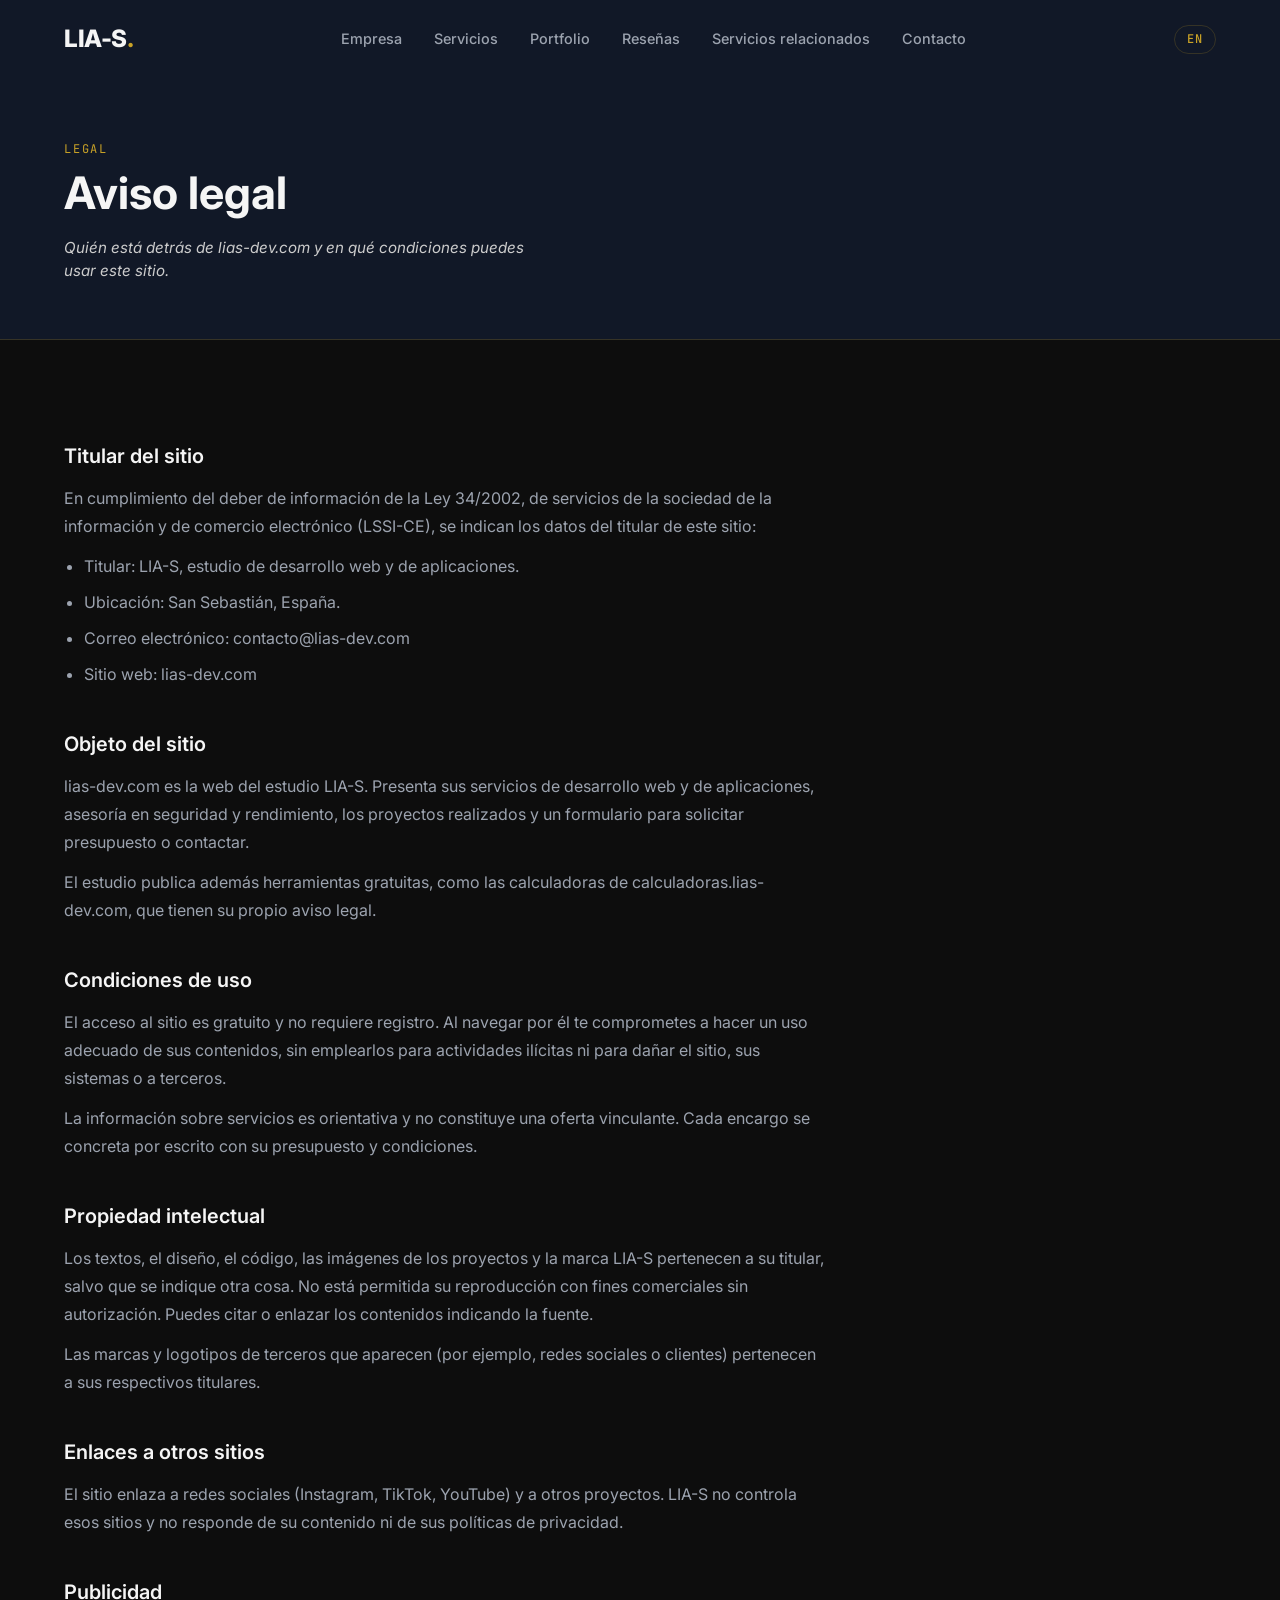
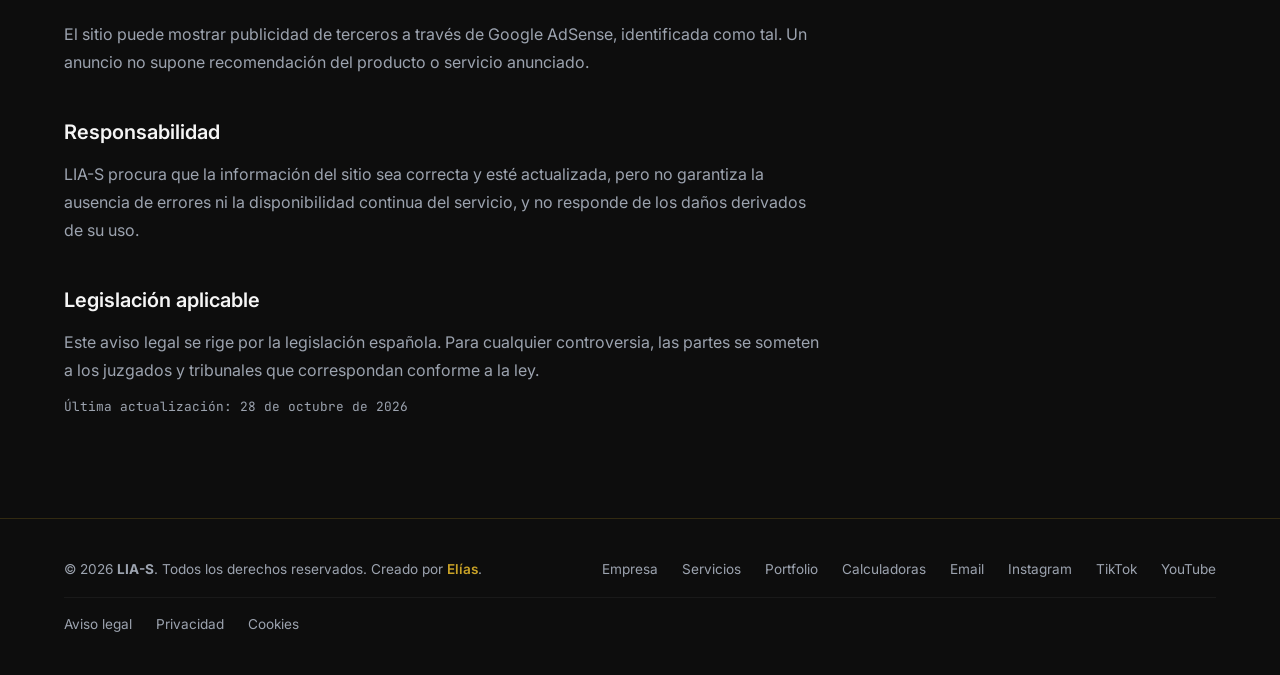
<file: aviso-legal.html>
<!DOCTYPE html>
<html lang="es"><head>
  <meta charset="UTF-8">
  <meta name="viewport" content="width=device-width, initial-scale=1.0">
  <title>Aviso legal — LIA-S</title>
  <link rel="icon" type="image/png" href="primeros-pasos/img/logo.png">
  <meta name="description" content="Aviso legal de lias-dev.com: datos del titular, condiciones de uso, propiedad intelectual y responsabilidad.">
  <meta property="og:title" content="Aviso legal — LIA-S">
  <meta property="og:description" content="Aviso legal de lias-dev.com: datos del titular, condiciones de uso, propiedad intelectual y responsabilidad.">
  <meta property="og:type" content="website">
  <meta property="og:url" content="https://lias-dev.com/aviso-legal">
  <link rel="canonical" href="https://lias-dev.com/aviso-legal">
  <link rel="preconnect" href="https://fonts.googleapis.com">
  <link rel="preconnect" href="https://fonts.gstatic.com" crossorigin="">
  <link id="google-fonts" rel="stylesheet" media="print" href="https://fonts.googleapis.com/css2?family=Inter:wght@300;400;500;600;700;800&amp;family=JetBrains+Mono:wght@400;500&amp;display=swap">
  <link rel="stylesheet" href="primeros-pasos/css/style.css">
  <script defer="" src="https://stats.lias-dev.com/script.js" data-website-id="2aa0ed78-33d2-4b9c-a055-010dad00af2e"></script>
  <script async="" src="https://pagead2.googlesyndication.com/pagead/js/adsbygoogle.js?client=ca-pub-1790599440148968" crossorigin="anonymous"></script>
</head>
<body>

<!-- ═══════════════════════════════ NAVBAR ═══════════════════════════════ -->
<nav class="navbar scrolled" id="navbar">
  <div class="container nav-inner">
    <a href="primeros-pasos/index.html#hero" class="nav-logo">LIA-S<span>.</span></a>

    <ul class="nav-menu" id="nav-menu">
      <li><a href="primeros-pasos/empresa.html" data-es="Empresa" data-en="Company">Empresa</a></li>
      <li><a href="primeros-pasos/index.html#services" data-es="Servicios" data-en="Services">Servicios</a></li>
      <li><a href="primeros-pasos/index.html#portfolio" data-es="Portfolio" data-en="Portfolio">Portfolio</a></li>
      <li><a href="primeros-pasos/index.html#opiniones" data-es="Reseñas" data-en="Reviews">Reseñas</a></li>
      <li><a href="primeros-pasos/index.html#relacionados" data-es="Servicios relacionados" data-en="Related services">Servicios relacionados</a></li>
      <li><a href="primeros-pasos/index.html#contact" data-es="Contacto" data-en="Contact">Contacto</a></li>
      <li class="nav-menu-footer">
        <a href="mailto:contacto@lias-dev.com">contacto@lias-dev.com</a>
        <div class="nav-menu-social">
          <a href="https://www.instagram.com/lias.dev/" target="_blank" rel="noopener">Instagram</a>
          <a href="https://www.tiktok.com/@lias.dev" target="_blank" rel="noopener">TikTok</a>
        </div>
      </li>
    </ul>

    <div class="nav-actions">
      <button class="lang-toggle" id="lang-btn" aria-label="Cambiar idioma">EN</button>
      <button class="hamburger" id="hamburger" aria-label="Menú">
        <span></span><span></span><span></span>
      </button>
    </div>
  </div>
</nav>

<!-- ═══════════════════════════════ PAGE HEADER ═══════════════════════════ -->
<header class="page-header page-header-legal">
  <div class="container">
    <p class="section-label" data-es="Legal" data-en="Legal">Legal</p>
    <h1 class="section-title" data-es="Aviso legal" data-en="Legal notice">Aviso legal</h1>
    <p class="section-subtitle" data-es="Quién está detrás de lias-dev.com y en qué condiciones puedes usar este sitio." data-en="Who is behind lias-dev.com and the terms under which you can use this site.">Quién está detrás de lias-dev.com y en qué condiciones puedes usar este sitio.</p>
  </div>
</header>

<!-- ═══════════════════════════════ CONTENIDO ═════════════════════════════ -->
<section class="section">
  <div class="container"><div class="legal">
    <h2 data-es="Titular del sitio" data-en="Site owner">Titular del sitio</h2>
    <p data-es="En cumplimiento del deber de información de la Ley 34/2002, de servicios de la sociedad de la información y de comercio electrónico (LSSI-CE), se indican los datos del titular de este sitio:" data-en="In compliance with the information duty of Spanish Law 34/2002 on information society services and electronic commerce (LSSI-CE), the owner of this site is:">En cumplimiento del deber de información de la Ley 34/2002, de servicios de la sociedad de la información y de comercio electrónico (LSSI-CE), se indican los datos del titular de este sitio:</p>
    <ul>
      <li data-es="Titular: LIA-S, estudio de desarrollo web y de aplicaciones." data-en="Owner: LIA-S, web and app development studio.">Titular: LIA-S, estudio de desarrollo web y de aplicaciones.</li>
      <li data-es="Ubicación: San Sebastián, España." data-en="Location: San Sebastián, Spain.">Ubicación: San Sebastián, España.</li>
      <li data-es="Correo electrónico: contacto@lias-dev.com" data-en="Email: contacto@lias-dev.com">Correo electrónico: contacto@lias-dev.com</li>
      <li data-es="Sitio web: lias-dev.com" data-en="Website: lias-dev.com">Sitio web: lias-dev.com</li>
    </ul>
    <h2 data-es="Objeto del sitio" data-en="Purpose of the site">Objeto del sitio</h2>
    <p data-es="lias-dev.com es la web del estudio LIA-S. Presenta sus servicios de desarrollo web y de aplicaciones, asesoría en seguridad y rendimiento, los proyectos realizados y un formulario para solicitar presupuesto o contactar." data-en="lias-dev.com is the website of the LIA-S studio. It presents its web and app development, security and performance advisory services, its projects and a form to request a quote or get in touch.">lias-dev.com es la web del estudio LIA-S. Presenta sus servicios de desarrollo web y de aplicaciones, asesoría en seguridad y rendimiento, los proyectos realizados y un formulario para solicitar presupuesto o contactar.</p>
    <p data-es="El estudio publica además herramientas gratuitas, como las calculadoras de calculadoras.lias-dev.com, que tienen su propio aviso legal." data-en="The studio also publishes free tools, such as the calculators at calculadoras.lias-dev.com, which have their own legal notice.">El estudio publica además herramientas gratuitas, como las calculadoras de calculadoras.lias-dev.com, que tienen su propio aviso legal.</p>
    <h2 data-es="Condiciones de uso" data-en="Terms of use">Condiciones de uso</h2>
    <p data-es="El acceso al sitio es gratuito y no requiere registro. Al navegar por él te comprometes a hacer un uso adecuado de sus contenidos, sin emplearlos para actividades ilícitas ni para dañar el sitio, sus sistemas o a terceros." data-en="Access to the site is free and requires no registration. By browsing it you agree to use its content properly, without using it for unlawful activities or to harm the site, its systems or third parties.">El acceso al sitio es gratuito y no requiere registro. Al navegar por él te comprometes a hacer un uso adecuado de sus contenidos, sin emplearlos para actividades ilícitas ni para dañar el sitio, sus sistemas o a terceros.</p>
    <p data-es="La información sobre servicios es orientativa y no constituye una oferta vinculante. Cada encargo se concreta por escrito con su presupuesto y condiciones." data-en="Information about services is indicative and is not a binding offer. Each commission is agreed in writing with its own quote and conditions.">La información sobre servicios es orientativa y no constituye una oferta vinculante. Cada encargo se concreta por escrito con su presupuesto y condiciones.</p>
    <h2 data-es="Propiedad intelectual" data-en="Intellectual property">Propiedad intelectual</h2>
    <p data-es="Los textos, el diseño, el código, las imágenes de los proyectos y la marca LIA-S pertenecen a su titular, salvo que se indique otra cosa. No está permitida su reproducción con fines comerciales sin autorización. Puedes citar o enlazar los contenidos indicando la fuente." data-en="The texts, design, code, project images and the LIA-S brand belong to their owner unless stated otherwise. Reproduction for commercial purposes without permission is not allowed. You may quote or link to the content citing the source.">Los textos, el diseño, el código, las imágenes de los proyectos y la marca LIA-S pertenecen a su titular, salvo que se indique otra cosa. No está permitida su reproducción con fines comerciales sin autorización. Puedes citar o enlazar los contenidos indicando la fuente.</p>
    <p data-es="Las marcas y logotipos de terceros que aparecen (por ejemplo, redes sociales o clientes) pertenecen a sus respectivos titulares." data-en="Third-party trademarks and logos shown (for example, social networks or clients) belong to their respective owners.">Las marcas y logotipos de terceros que aparecen (por ejemplo, redes sociales o clientes) pertenecen a sus respectivos titulares.</p>
    <h2 data-es="Enlaces a otros sitios" data-en="Links to other sites">Enlaces a otros sitios</h2>
    <p data-es="El sitio enlaza a redes sociales (Instagram, TikTok, YouTube) y a otros proyectos. LIA-S no controla esos sitios y no responde de su contenido ni de sus políticas de privacidad." data-en="The site links to social networks (Instagram, TikTok, YouTube) and other projects. LIA-S does not control those sites and is not responsible for their content or privacy policies.">El sitio enlaza a redes sociales (Instagram, TikTok, YouTube) y a otros proyectos. LIA-S no controla esos sitios y no responde de su contenido ni de sus políticas de privacidad.</p>
    <h2 data-es="Publicidad" data-en="Advertising">Publicidad</h2>
    <p data-es="El sitio puede mostrar publicidad de terceros a través de Google AdSense, identificada como tal. Un anuncio no supone recomendación del producto o servicio anunciado." data-en="The site may display third-party advertising through Google AdSense, labelled as such. An ad does not imply endorsement of the advertised product or service.">El sitio puede mostrar publicidad de terceros a través de Google AdSense, identificada como tal. Un anuncio no supone recomendación del producto o servicio anunciado.</p>
    <h2 data-es="Responsabilidad" data-en="Liability">Responsabilidad</h2>
    <p data-es="LIA-S procura que la información del sitio sea correcta y esté actualizada, pero no garantiza la ausencia de errores ni la disponibilidad continua del servicio, y no responde de los daños derivados de su uso." data-en="LIA-S strives to keep the information on the site accurate and up to date, but does not guarantee the absence of errors or the continuous availability of the service, and is not liable for damages arising from its use.">LIA-S procura que la información del sitio sea correcta y esté actualizada, pero no garantiza la ausencia de errores ni la disponibilidad continua del servicio, y no responde de los daños derivados de su uso.</p>
    <h2 data-es="Legislación aplicable" data-en="Applicable law">Legislación aplicable</h2>
    <p data-es="Este aviso legal se rige por la legislación española. Para cualquier controversia, las partes se someten a los juzgados y tribunales que correspondan conforme a la ley." data-en="This legal notice is governed by Spanish law. Any dispute shall be submitted to the courts that have jurisdiction under the law.">Este aviso legal se rige por la legislación española. Para cualquier controversia, las partes se someten a los juzgados y tribunales que correspondan conforme a la ley.</p>
    <p class="legal-fecha" data-es="Última actualización: 28 de octubre de 2026" data-en="Last updated: 28 October 2026">Última actualización: 28 de octubre de 2026</p>
  </div></div>
</section>

<!-- ═══════════════════════════════ FOOTER ════════════════════════════════ -->
<footer>
  <div class="container footer-inner">
    <p class="footer-copy">
      © 2026 <strong>LIA-S</strong>.
      <span data-es="Todos los derechos reservados." data-en="All rights reserved.">Todos los derechos reservados.</span>
      <span data-es="Creado por" data-en="Made by">Creado por</span>
      <a href="https://www.instagram.com/elias_19a/" target="_blank" rel="noopener" class="footer-credit">Elías</a>.
    </p>
    <div class="footer-links">
      <a href="primeros-pasos/empresa.html" data-es="Empresa" data-en="Company">Empresa</a>
      <a href="primeros-pasos/index.html#services" data-es="Servicios" data-en="Services">Servicios</a>
      <a href="primeros-pasos/index.html#portfolio" data-es="Portfolio" data-en="Portfolio">Portfolio</a>
      <a href="https://calculadoras.lias-dev.com/" data-es="Calculadoras" data-en="Calculators">Calculadoras</a>
      <a href="mailto:contacto@lias-dev.com">Email</a>
      <a href="https://www.instagram.com/lias.dev/" target="_blank" rel="noopener">Instagram</a>
      <a href="https://www.tiktok.com/@lias.dev" target="_blank" rel="noopener">TikTok</a>
      <a href="https://www.youtube.com/@lias.dev01" target="_blank" rel="noopener">YouTube</a>
    </div>
    <div class="footer-links footer-legal">
      <a href="aviso-legal.html" data-es="Aviso legal" data-en="Legal notice">Aviso legal</a>
      <a href="privacidad.html" data-es="Privacidad" data-en="Privacy">Privacidad</a>
      <a href="cookies.html" data-es="Cookies" data-en="Cookies">Cookies</a>
    </div>
  </div>
</footer>

<script src="primeros-pasos/js/main.js"></script>
</body></html>
</file>
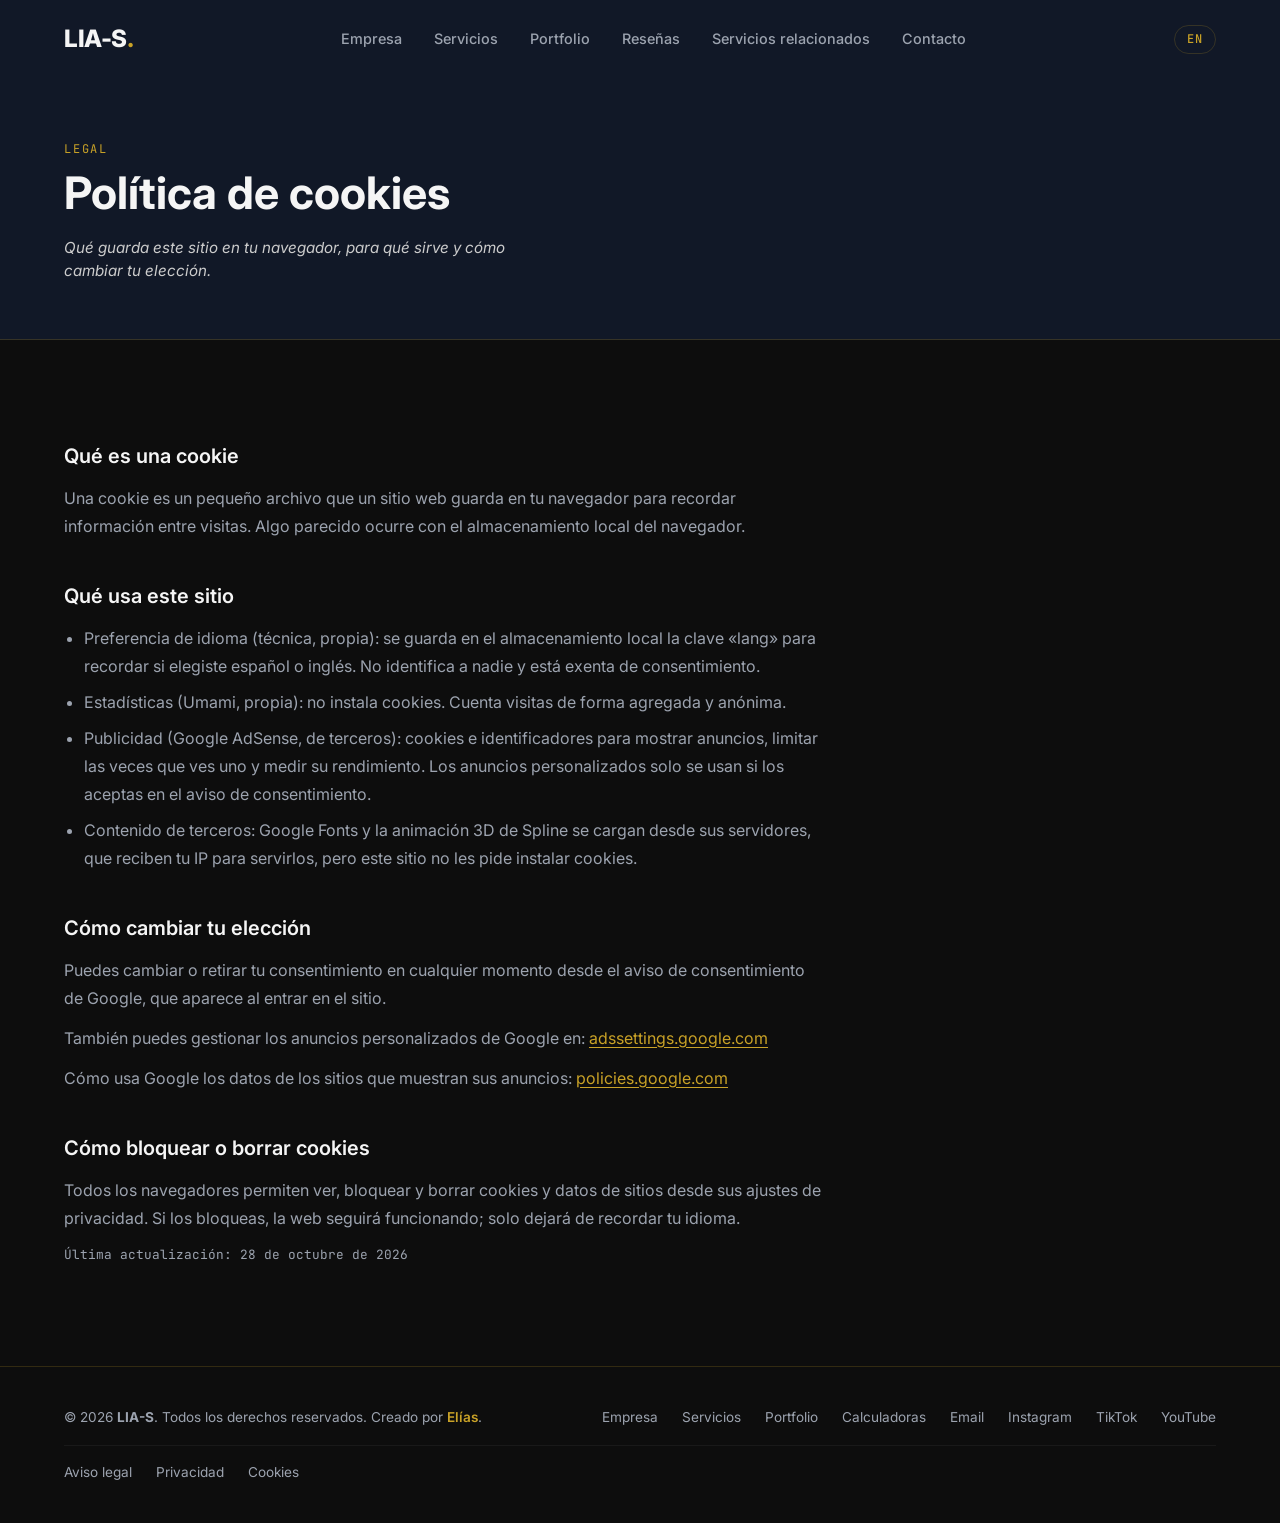
<file: cookies.html>
<!DOCTYPE html>
<html lang="es"><head>
  <meta charset="UTF-8">
  <meta name="viewport" content="width=device-width, initial-scale=1.0">
  <title>Política de cookies — LIA-S</title>
  <link rel="icon" type="image/png" href="primeros-pasos/img/logo.png">
  <meta name="description" content="Política de cookies de lias-dev.com: qué cookies y almacenamiento usa el sitio, para qué sirven y cómo gestionarlas.">
  <meta property="og:title" content="Política de cookies — LIA-S">
  <meta property="og:description" content="Política de cookies de lias-dev.com: qué cookies y almacenamiento usa el sitio, para qué sirven y cómo gestionarlas.">
  <meta property="og:type" content="website">
  <meta property="og:url" content="https://lias-dev.com/cookies">
  <link rel="canonical" href="https://lias-dev.com/cookies">
  <link rel="preconnect" href="https://fonts.googleapis.com">
  <link rel="preconnect" href="https://fonts.gstatic.com" crossorigin="">
  <link id="google-fonts" rel="stylesheet" media="print" href="https://fonts.googleapis.com/css2?family=Inter:wght@300;400;500;600;700;800&amp;family=JetBrains+Mono:wght@400;500&amp;display=swap">
  <link rel="stylesheet" href="primeros-pasos/css/style.css">
  <script defer="" src="https://stats.lias-dev.com/script.js" data-website-id="2aa0ed78-33d2-4b9c-a055-010dad00af2e"></script>
  <script async="" src="https://pagead2.googlesyndication.com/pagead/js/adsbygoogle.js?client=ca-pub-1790599440148968" crossorigin="anonymous"></script>
</head>
<body>

<!-- ═══════════════════════════════ NAVBAR ═══════════════════════════════ -->
<nav class="navbar scrolled" id="navbar">
  <div class="container nav-inner">
    <a href="primeros-pasos/index.html#hero" class="nav-logo">LIA-S<span>.</span></a>

    <ul class="nav-menu" id="nav-menu">
      <li><a href="primeros-pasos/empresa.html" data-es="Empresa" data-en="Company">Empresa</a></li>
      <li><a href="primeros-pasos/index.html#services" data-es="Servicios" data-en="Services">Servicios</a></li>
      <li><a href="primeros-pasos/index.html#portfolio" data-es="Portfolio" data-en="Portfolio">Portfolio</a></li>
      <li><a href="primeros-pasos/index.html#opiniones" data-es="Reseñas" data-en="Reviews">Reseñas</a></li>
      <li><a href="primeros-pasos/index.html#relacionados" data-es="Servicios relacionados" data-en="Related services">Servicios relacionados</a></li>
      <li><a href="primeros-pasos/index.html#contact" data-es="Contacto" data-en="Contact">Contacto</a></li>
      <li class="nav-menu-footer">
        <a href="mailto:contacto@lias-dev.com">contacto@lias-dev.com</a>
        <div class="nav-menu-social">
          <a href="https://www.instagram.com/lias.dev/" target="_blank" rel="noopener">Instagram</a>
          <a href="https://www.tiktok.com/@lias.dev" target="_blank" rel="noopener">TikTok</a>
        </div>
      </li>
    </ul>

    <div class="nav-actions">
      <button class="lang-toggle" id="lang-btn" aria-label="Cambiar idioma">EN</button>
      <button class="hamburger" id="hamburger" aria-label="Menú">
        <span></span><span></span><span></span>
      </button>
    </div>
  </div>
</nav>

<!-- ═══════════════════════════════ PAGE HEADER ═══════════════════════════ -->
<header class="page-header page-header-legal">
  <div class="container">
    <p class="section-label" data-es="Legal" data-en="Legal">Legal</p>
    <h1 class="section-title" data-es="Política de cookies" data-en="Cookie policy">Política de cookies</h1>
    <p class="section-subtitle" data-es="Qué guarda este sitio en tu navegador, para qué sirve y cómo cambiar tu elección." data-en="What this site stores in your browser, what it is for and how to change your choice.">Qué guarda este sitio en tu navegador, para qué sirve y cómo cambiar tu elección.</p>
  </div>
</header>

<!-- ═══════════════════════════════ CONTENIDO ═════════════════════════════ -->
<section class="section">
  <div class="container"><div class="legal">
    <h2 data-es="Qué es una cookie" data-en="What a cookie is">Qué es una cookie</h2>
    <p data-es="Una cookie es un pequeño archivo que un sitio web guarda en tu navegador para recordar información entre visitas. Algo parecido ocurre con el almacenamiento local del navegador." data-en="A cookie is a small file a website stores in your browser to remember information between visits. Browser local storage works in a similar way.">Una cookie es un pequeño archivo que un sitio web guarda en tu navegador para recordar información entre visitas. Algo parecido ocurre con el almacenamiento local del navegador.</p>
    <h2 data-es="Qué usa este sitio" data-en="What this site uses">Qué usa este sitio</h2>
    <ul>
      <li data-es="Preferencia de idioma (técnica, propia): se guarda en el almacenamiento local la clave «lang» para recordar si elegiste español o inglés. No identifica a nadie y está exenta de consentimiento." data-en="Language preference (technical, first-party): the key &quot;lang&quot; is saved in local storage to remember whether you chose Spanish or English. It identifies no one and is exempt from consent.">Preferencia de idioma (técnica, propia): se guarda en el almacenamiento local la clave «lang» para recordar si elegiste español o inglés. No identifica a nadie y está exenta de consentimiento.</li>
      <li data-es="Estadísticas (Umami, propia): no instala cookies. Cuenta visitas de forma agregada y anónima." data-en="Statistics (Umami, first-party): sets no cookies. It counts visits in an aggregated, anonymous way.">Estadísticas (Umami, propia): no instala cookies. Cuenta visitas de forma agregada y anónima.</li>
      <li data-es="Publicidad (Google AdSense, de terceros): cookies e identificadores para mostrar anuncios, limitar las veces que ves uno y medir su rendimiento. Los anuncios personalizados solo se usan si los aceptas en el aviso de consentimiento." data-en="Advertising (Google AdSense, third-party): cookies and identifiers to show ads, limit how often you see one and measure performance. Personalised ads are only used if you accept them in the consent notice.">Publicidad (Google AdSense, de terceros): cookies e identificadores para mostrar anuncios, limitar las veces que ves uno y medir su rendimiento. Los anuncios personalizados solo se usan si los aceptas en el aviso de consentimiento.</li>
      <li data-es="Contenido de terceros: Google Fonts y la animación 3D de Spline se cargan desde sus servidores, que reciben tu IP para servirlos, pero este sitio no les pide instalar cookies." data-en="Third-party content: Google Fonts and the Spline 3D animation load from their servers, which receive your IP to serve them, but this site does not ask them to set cookies.">Contenido de terceros: Google Fonts y la animación 3D de Spline se cargan desde sus servidores, que reciben tu IP para servirlos, pero este sitio no les pide instalar cookies.</li>
    </ul>
    <h2 data-es="Cómo cambiar tu elección" data-en="How to change your choice">Cómo cambiar tu elección</h2>
    <p data-es="Puedes cambiar o retirar tu consentimiento en cualquier momento desde el aviso de consentimiento de Google, que aparece al entrar en el sitio." data-en="You can change or withdraw your consent at any time from the Google consent notice shown when you visit the site.">Puedes cambiar o retirar tu consentimiento en cualquier momento desde el aviso de consentimiento de Google, que aparece al entrar en el sitio.</p>
    <p><span data-es="También puedes gestionar los anuncios personalizados de Google en:" data-en="You can also manage Google personalised ads at:">También puedes gestionar los anuncios personalizados de Google en:</span> <a href="https://adssettings.google.com/" rel="noopener">adssettings.google.com</a></p>
    <p><span data-es="Cómo usa Google los datos de los sitios que muestran sus anuncios:" data-en="How Google uses data from sites that show its ads:">Cómo usa Google los datos de los sitios que muestran sus anuncios:</span> <a href="https://policies.google.com/technologies/partner-sites" rel="noopener">policies.google.com</a></p>
    <h2 data-es="Cómo bloquear o borrar cookies" data-en="How to block or delete cookies">Cómo bloquear o borrar cookies</h2>
    <p data-es="Todos los navegadores permiten ver, bloquear y borrar cookies y datos de sitios desde sus ajustes de privacidad. Si los bloqueas, la web seguirá funcionando; solo dejará de recordar tu idioma." data-en="All browsers let you view, block and delete cookies and site data from their privacy settings. If you block them, the site will keep working; it will just stop remembering your language.">Todos los navegadores permiten ver, bloquear y borrar cookies y datos de sitios desde sus ajustes de privacidad. Si los bloqueas, la web seguirá funcionando; solo dejará de recordar tu idioma.</p>
    <p class="legal-fecha" data-es="Última actualización: 28 de octubre de 2026" data-en="Last updated: 28 October 2026">Última actualización: 28 de octubre de 2026</p>
  </div></div>
</section>

<!-- ═══════════════════════════════ FOOTER ════════════════════════════════ -->
<footer>
  <div class="container footer-inner">
    <p class="footer-copy">
      © 2026 <strong>LIA-S</strong>.
      <span data-es="Todos los derechos reservados." data-en="All rights reserved.">Todos los derechos reservados.</span>
      <span data-es="Creado por" data-en="Made by">Creado por</span>
      <a href="https://www.instagram.com/elias_19a/" target="_blank" rel="noopener" class="footer-credit">Elías</a>.
    </p>
    <div class="footer-links">
      <a href="primeros-pasos/empresa.html" data-es="Empresa" data-en="Company">Empresa</a>
      <a href="primeros-pasos/index.html#services" data-es="Servicios" data-en="Services">Servicios</a>
      <a href="primeros-pasos/index.html#portfolio" data-es="Portfolio" data-en="Portfolio">Portfolio</a>
      <a href="https://calculadoras.lias-dev.com/" data-es="Calculadoras" data-en="Calculators">Calculadoras</a>
      <a href="mailto:contacto@lias-dev.com">Email</a>
      <a href="https://www.instagram.com/lias.dev/" target="_blank" rel="noopener">Instagram</a>
      <a href="https://www.tiktok.com/@lias.dev" target="_blank" rel="noopener">TikTok</a>
      <a href="https://www.youtube.com/@lias.dev01" target="_blank" rel="noopener">YouTube</a>
    </div>
    <div class="footer-links footer-legal">
      <a href="aviso-legal.html" data-es="Aviso legal" data-en="Legal notice">Aviso legal</a>
      <a href="privacidad.html" data-es="Privacidad" data-en="Privacy">Privacidad</a>
      <a href="cookies.html" data-es="Cookies" data-en="Cookies">Cookies</a>
    </div>
  </div>
</footer>

<script src="primeros-pasos/js/main.js"></script>
</body></html>
</file>
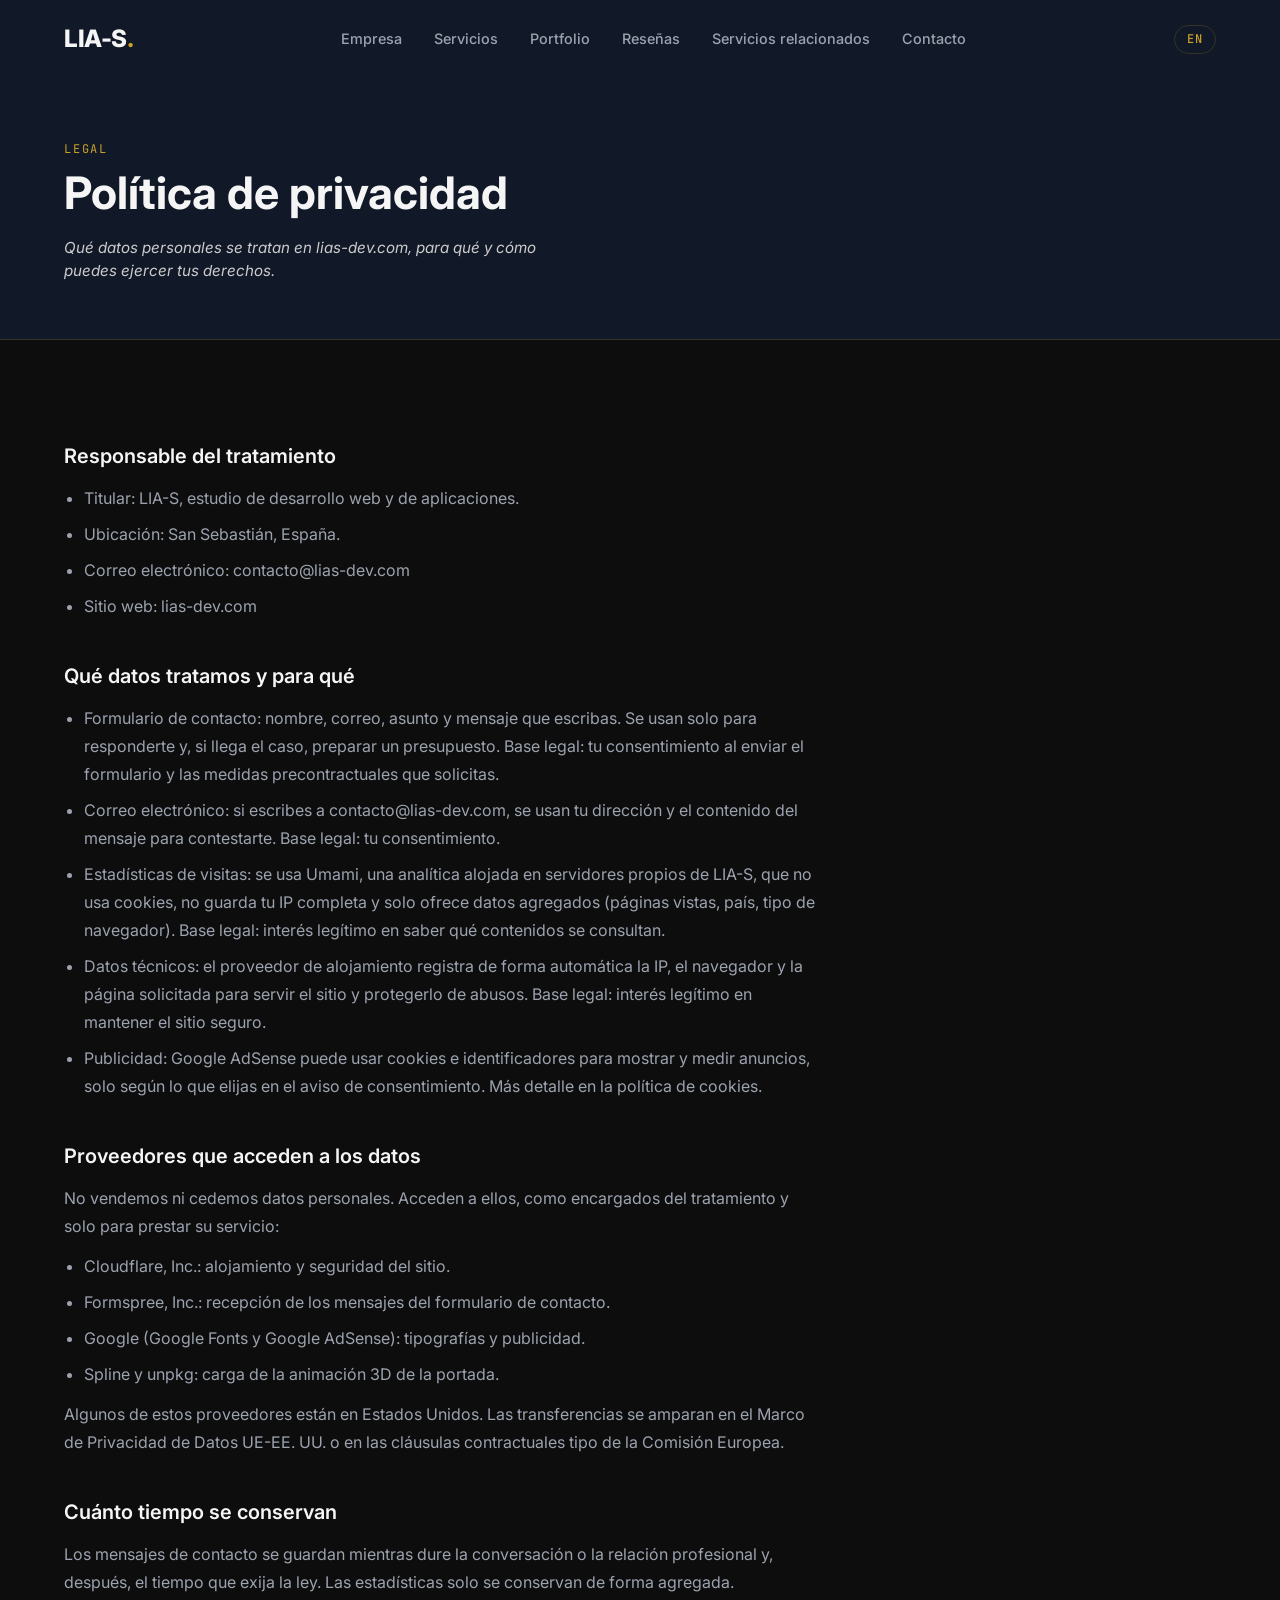
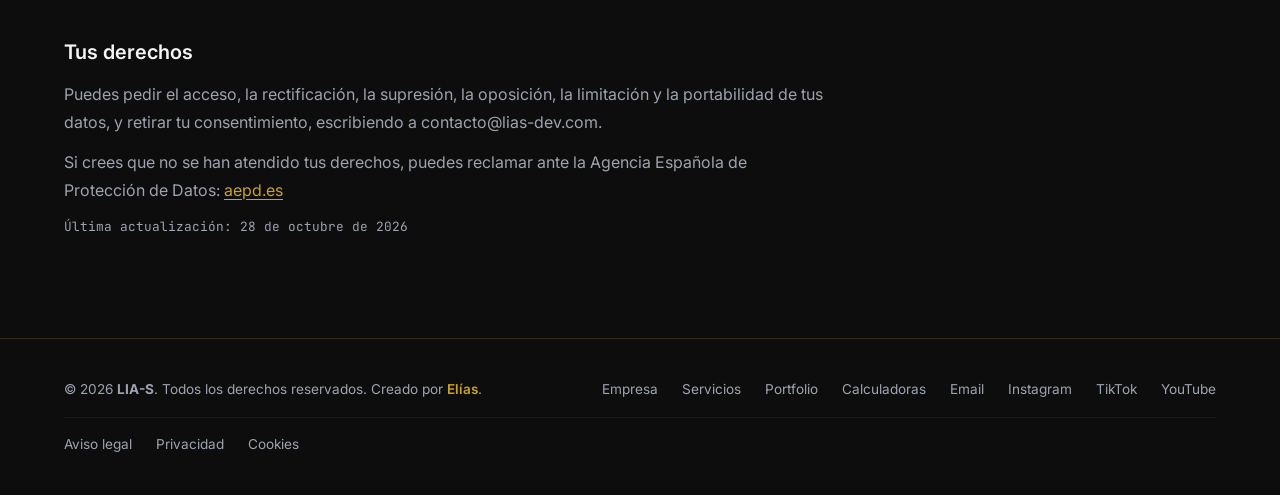
<file: privacidad.html>
<!DOCTYPE html>
<html lang="es"><head>
  <meta charset="UTF-8">
  <meta name="viewport" content="width=device-width, initial-scale=1.0">
  <title>Política de privacidad — LIA-S</title>
  <link rel="icon" type="image/png" href="primeros-pasos/img/logo.png">
  <meta name="description" content="Política de privacidad de lias-dev.com: qué datos se tratan con el formulario de contacto, la analítica y la publicidad, y cómo ejercer tus derechos.">
  <meta property="og:title" content="Política de privacidad — LIA-S">
  <meta property="og:description" content="Política de privacidad de lias-dev.com: qué datos se tratan con el formulario de contacto, la analítica y la publicidad, y cómo ejercer tus derechos.">
  <meta property="og:type" content="website">
  <meta property="og:url" content="https://lias-dev.com/privacidad">
  <link rel="canonical" href="https://lias-dev.com/privacidad">
  <link rel="preconnect" href="https://fonts.googleapis.com">
  <link rel="preconnect" href="https://fonts.gstatic.com" crossorigin="">
  <link id="google-fonts" rel="stylesheet" media="print" href="https://fonts.googleapis.com/css2?family=Inter:wght@300;400;500;600;700;800&amp;family=JetBrains+Mono:wght@400;500&amp;display=swap">
  <link rel="stylesheet" href="primeros-pasos/css/style.css">
  <script defer="" src="https://stats.lias-dev.com/script.js" data-website-id="2aa0ed78-33d2-4b9c-a055-010dad00af2e"></script>
  <script async="" src="https://pagead2.googlesyndication.com/pagead/js/adsbygoogle.js?client=ca-pub-1790599440148968" crossorigin="anonymous"></script>
</head>
<body>

<!-- ═══════════════════════════════ NAVBAR ═══════════════════════════════ -->
<nav class="navbar scrolled" id="navbar">
  <div class="container nav-inner">
    <a href="primeros-pasos/index.html#hero" class="nav-logo">LIA-S<span>.</span></a>

    <ul class="nav-menu" id="nav-menu">
      <li><a href="primeros-pasos/empresa.html" data-es="Empresa" data-en="Company">Empresa</a></li>
      <li><a href="primeros-pasos/index.html#services" data-es="Servicios" data-en="Services">Servicios</a></li>
      <li><a href="primeros-pasos/index.html#portfolio" data-es="Portfolio" data-en="Portfolio">Portfolio</a></li>
      <li><a href="primeros-pasos/index.html#opiniones" data-es="Reseñas" data-en="Reviews">Reseñas</a></li>
      <li><a href="primeros-pasos/index.html#relacionados" data-es="Servicios relacionados" data-en="Related services">Servicios relacionados</a></li>
      <li><a href="primeros-pasos/index.html#contact" data-es="Contacto" data-en="Contact">Contacto</a></li>
      <li class="nav-menu-footer">
        <a href="mailto:contacto@lias-dev.com">contacto@lias-dev.com</a>
        <div class="nav-menu-social">
          <a href="https://www.instagram.com/lias.dev/" target="_blank" rel="noopener">Instagram</a>
          <a href="https://www.tiktok.com/@lias.dev" target="_blank" rel="noopener">TikTok</a>
        </div>
      </li>
    </ul>

    <div class="nav-actions">
      <button class="lang-toggle" id="lang-btn" aria-label="Cambiar idioma">EN</button>
      <button class="hamburger" id="hamburger" aria-label="Menú">
        <span></span><span></span><span></span>
      </button>
    </div>
  </div>
</nav>

<!-- ═══════════════════════════════ PAGE HEADER ═══════════════════════════ -->
<header class="page-header page-header-legal">
  <div class="container">
    <p class="section-label" data-es="Legal" data-en="Legal">Legal</p>
    <h1 class="section-title" data-es="Política de privacidad" data-en="Privacy policy">Política de privacidad</h1>
    <p class="section-subtitle" data-es="Qué datos personales se tratan en lias-dev.com, para qué y cómo puedes ejercer tus derechos." data-en="What personal data is processed on lias-dev.com, why, and how you can exercise your rights.">Qué datos personales se tratan en lias-dev.com, para qué y cómo puedes ejercer tus derechos.</p>
  </div>
</header>

<!-- ═══════════════════════════════ CONTENIDO ═════════════════════════════ -->
<section class="section">
  <div class="container"><div class="legal">
    <h2 data-es="Responsable del tratamiento" data-en="Data controller">Responsable del tratamiento</h2>
    <ul>
      <li data-es="Titular: LIA-S, estudio de desarrollo web y de aplicaciones." data-en="Owner: LIA-S, web and app development studio.">Titular: LIA-S, estudio de desarrollo web y de aplicaciones.</li>
      <li data-es="Ubicación: San Sebastián, España." data-en="Location: San Sebastián, Spain.">Ubicación: San Sebastián, España.</li>
      <li data-es="Correo electrónico: contacto@lias-dev.com" data-en="Email: contacto@lias-dev.com">Correo electrónico: contacto@lias-dev.com</li>
      <li data-es="Sitio web: lias-dev.com" data-en="Website: lias-dev.com">Sitio web: lias-dev.com</li>
    </ul>
    <h2 data-es="Qué datos tratamos y para qué" data-en="What data we process and why">Qué datos tratamos y para qué</h2>
    <ul>
      <li data-es="Formulario de contacto: nombre, correo, asunto y mensaje que escribas. Se usan solo para responderte y, si llega el caso, preparar un presupuesto. Base legal: tu consentimiento al enviar el formulario y las medidas precontractuales que solicitas." data-en="Contact form: the name, email, subject and message you write. They are used only to reply to you and, if needed, prepare a quote. Legal basis: your consent when sending the form and the pre-contractual steps you request.">Formulario de contacto: nombre, correo, asunto y mensaje que escribas. Se usan solo para responderte y, si llega el caso, preparar un presupuesto. Base legal: tu consentimiento al enviar el formulario y las medidas precontractuales que solicitas.</li>
      <li data-es="Correo electrónico: si escribes a contacto@lias-dev.com, se usan tu dirección y el contenido del mensaje para contestarte. Base legal: tu consentimiento." data-en="Email: if you write to contacto@lias-dev.com, your address and the message are used to answer you. Legal basis: your consent.">Correo electrónico: si escribes a contacto@lias-dev.com, se usan tu dirección y el contenido del mensaje para contestarte. Base legal: tu consentimiento.</li>
      <li data-es="Estadísticas de visitas: se usa Umami, una analítica alojada en servidores propios de LIA-S, que no usa cookies, no guarda tu IP completa y solo ofrece datos agregados (páginas vistas, país, tipo de navegador). Base legal: interés legítimo en saber qué contenidos se consultan." data-en="Visit statistics: we use Umami, an analytics tool hosted on LIA-S&#x27;s own servers, which uses no cookies, does not store your full IP and only offers aggregated data (page views, country, browser type). Legal basis: legitimate interest in knowing which content is visited.">Estadísticas de visitas: se usa Umami, una analítica alojada en servidores propios de LIA-S, que no usa cookies, no guarda tu IP completa y solo ofrece datos agregados (páginas vistas, país, tipo de navegador). Base legal: interés legítimo en saber qué contenidos se consultan.</li>
      <li data-es="Datos técnicos: el proveedor de alojamiento registra de forma automática la IP, el navegador y la página solicitada para servir el sitio y protegerlo de abusos. Base legal: interés legítimo en mantener el sitio seguro." data-en="Technical data: the hosting provider automatically logs the IP, browser and requested page to serve the site and protect it from abuse. Legal basis: legitimate interest in keeping the site secure.">Datos técnicos: el proveedor de alojamiento registra de forma automática la IP, el navegador y la página solicitada para servir el sitio y protegerlo de abusos. Base legal: interés legítimo en mantener el sitio seguro.</li>
      <li data-es="Publicidad: Google AdSense puede usar cookies e identificadores para mostrar y medir anuncios, solo según lo que elijas en el aviso de consentimiento. Más detalle en la política de cookies." data-en="Advertising: Google AdSense may use cookies and identifiers to show and measure ads, only according to what you choose in the consent notice. More detail in the cookie policy.">Publicidad: Google AdSense puede usar cookies e identificadores para mostrar y medir anuncios, solo según lo que elijas en el aviso de consentimiento. Más detalle en la política de cookies.</li>
    </ul>
    <h2 data-es="Proveedores que acceden a los datos" data-en="Providers with access to data">Proveedores que acceden a los datos</h2>
    <p data-es="No vendemos ni cedemos datos personales. Acceden a ellos, como encargados del tratamiento y solo para prestar su servicio:" data-en="We do not sell or share personal data. The following providers access it, as data processors and only to provide their service:">No vendemos ni cedemos datos personales. Acceden a ellos, como encargados del tratamiento y solo para prestar su servicio:</p>
    <ul>
      <li data-es="Cloudflare, Inc.: alojamiento y seguridad del sitio." data-en="Cloudflare, Inc.: hosting and site security.">Cloudflare, Inc.: alojamiento y seguridad del sitio.</li>
      <li data-es="Formspree, Inc.: recepción de los mensajes del formulario de contacto." data-en="Formspree, Inc.: receiving contact form messages.">Formspree, Inc.: recepción de los mensajes del formulario de contacto.</li>
      <li data-es="Google (Google Fonts y Google AdSense): tipografías y publicidad." data-en="Google (Google Fonts and Google AdSense): fonts and advertising.">Google (Google Fonts y Google AdSense): tipografías y publicidad.</li>
      <li data-es="Spline y unpkg: carga de la animación 3D de la portada." data-en="Spline and unpkg: loading the 3D animation on the home page.">Spline y unpkg: carga de la animación 3D de la portada.</li>
    </ul>
    <p data-es="Algunos de estos proveedores están en Estados Unidos. Las transferencias se amparan en el Marco de Privacidad de Datos UE-EE. UU. o en las cláusulas contractuales tipo de la Comisión Europea." data-en="Some of these providers are based in the United States. Transfers are covered by the EU-US Data Privacy Framework or the European Commission&#x27;s standard contractual clauses.">Algunos de estos proveedores están en Estados Unidos. Las transferencias se amparan en el Marco de Privacidad de Datos UE-EE. UU. o en las cláusulas contractuales tipo de la Comisión Europea.</p>
    <h2 data-es="Cuánto tiempo se conservan" data-en="How long data is kept">Cuánto tiempo se conservan</h2>
    <p data-es="Los mensajes de contacto se guardan mientras dure la conversación o la relación profesional y, después, el tiempo que exija la ley. Las estadísticas solo se conservan de forma agregada." data-en="Contact messages are kept for as long as the conversation or professional relationship lasts and then for the period required by law. Statistics are only kept in aggregated form.">Los mensajes de contacto se guardan mientras dure la conversación o la relación profesional y, después, el tiempo que exija la ley. Las estadísticas solo se conservan de forma agregada.</p>
    <h2 data-es="Tus derechos" data-en="Your rights">Tus derechos</h2>
    <p data-es="Puedes pedir el acceso, la rectificación, la supresión, la oposición, la limitación y la portabilidad de tus datos, y retirar tu consentimiento, escribiendo a contacto@lias-dev.com." data-en="You can request access, rectification, erasure, objection, restriction and portability of your data, and withdraw your consent, by writing to contacto@lias-dev.com.">Puedes pedir el acceso, la rectificación, la supresión, la oposición, la limitación y la portabilidad de tus datos, y retirar tu consentimiento, escribiendo a contacto@lias-dev.com.</p>
    <p><span data-es="Si crees que no se han atendido tus derechos, puedes reclamar ante la Agencia Española de Protección de Datos:" data-en="If you believe your rights have not been respected, you can file a complaint with the Spanish Data Protection Agency:">Si crees que no se han atendido tus derechos, puedes reclamar ante la Agencia Española de Protección de Datos:</span> <a href="https://www.aepd.es/" rel="noopener">aepd.es</a></p>
    <p class="legal-fecha" data-es="Última actualización: 28 de octubre de 2026" data-en="Last updated: 28 October 2026">Última actualización: 28 de octubre de 2026</p>
  </div></div>
</section>

<!-- ═══════════════════════════════ FOOTER ════════════════════════════════ -->
<footer>
  <div class="container footer-inner">
    <p class="footer-copy">
      © 2026 <strong>LIA-S</strong>.
      <span data-es="Todos los derechos reservados." data-en="All rights reserved.">Todos los derechos reservados.</span>
      <span data-es="Creado por" data-en="Made by">Creado por</span>
      <a href="https://www.instagram.com/elias_19a/" target="_blank" rel="noopener" class="footer-credit">Elías</a>.
    </p>
    <div class="footer-links">
      <a href="primeros-pasos/empresa.html" data-es="Empresa" data-en="Company">Empresa</a>
      <a href="primeros-pasos/index.html#services" data-es="Servicios" data-en="Services">Servicios</a>
      <a href="primeros-pasos/index.html#portfolio" data-es="Portfolio" data-en="Portfolio">Portfolio</a>
      <a href="https://calculadoras.lias-dev.com/" data-es="Calculadoras" data-en="Calculators">Calculadoras</a>
      <a href="mailto:contacto@lias-dev.com">Email</a>
      <a href="https://www.instagram.com/lias.dev/" target="_blank" rel="noopener">Instagram</a>
      <a href="https://www.tiktok.com/@lias.dev" target="_blank" rel="noopener">TikTok</a>
      <a href="https://www.youtube.com/@lias.dev01" target="_blank" rel="noopener">YouTube</a>
    </div>
    <div class="footer-links footer-legal">
      <a href="aviso-legal.html" data-es="Aviso legal" data-en="Legal notice">Aviso legal</a>
      <a href="privacidad.html" data-es="Privacidad" data-en="Privacy">Privacidad</a>
      <a href="cookies.html" data-es="Cookies" data-en="Cookies">Cookies</a>
    </div>
  </div>
</footer>

<script src="primeros-pasos/js/main.js"></script>
</body></html>
</file>
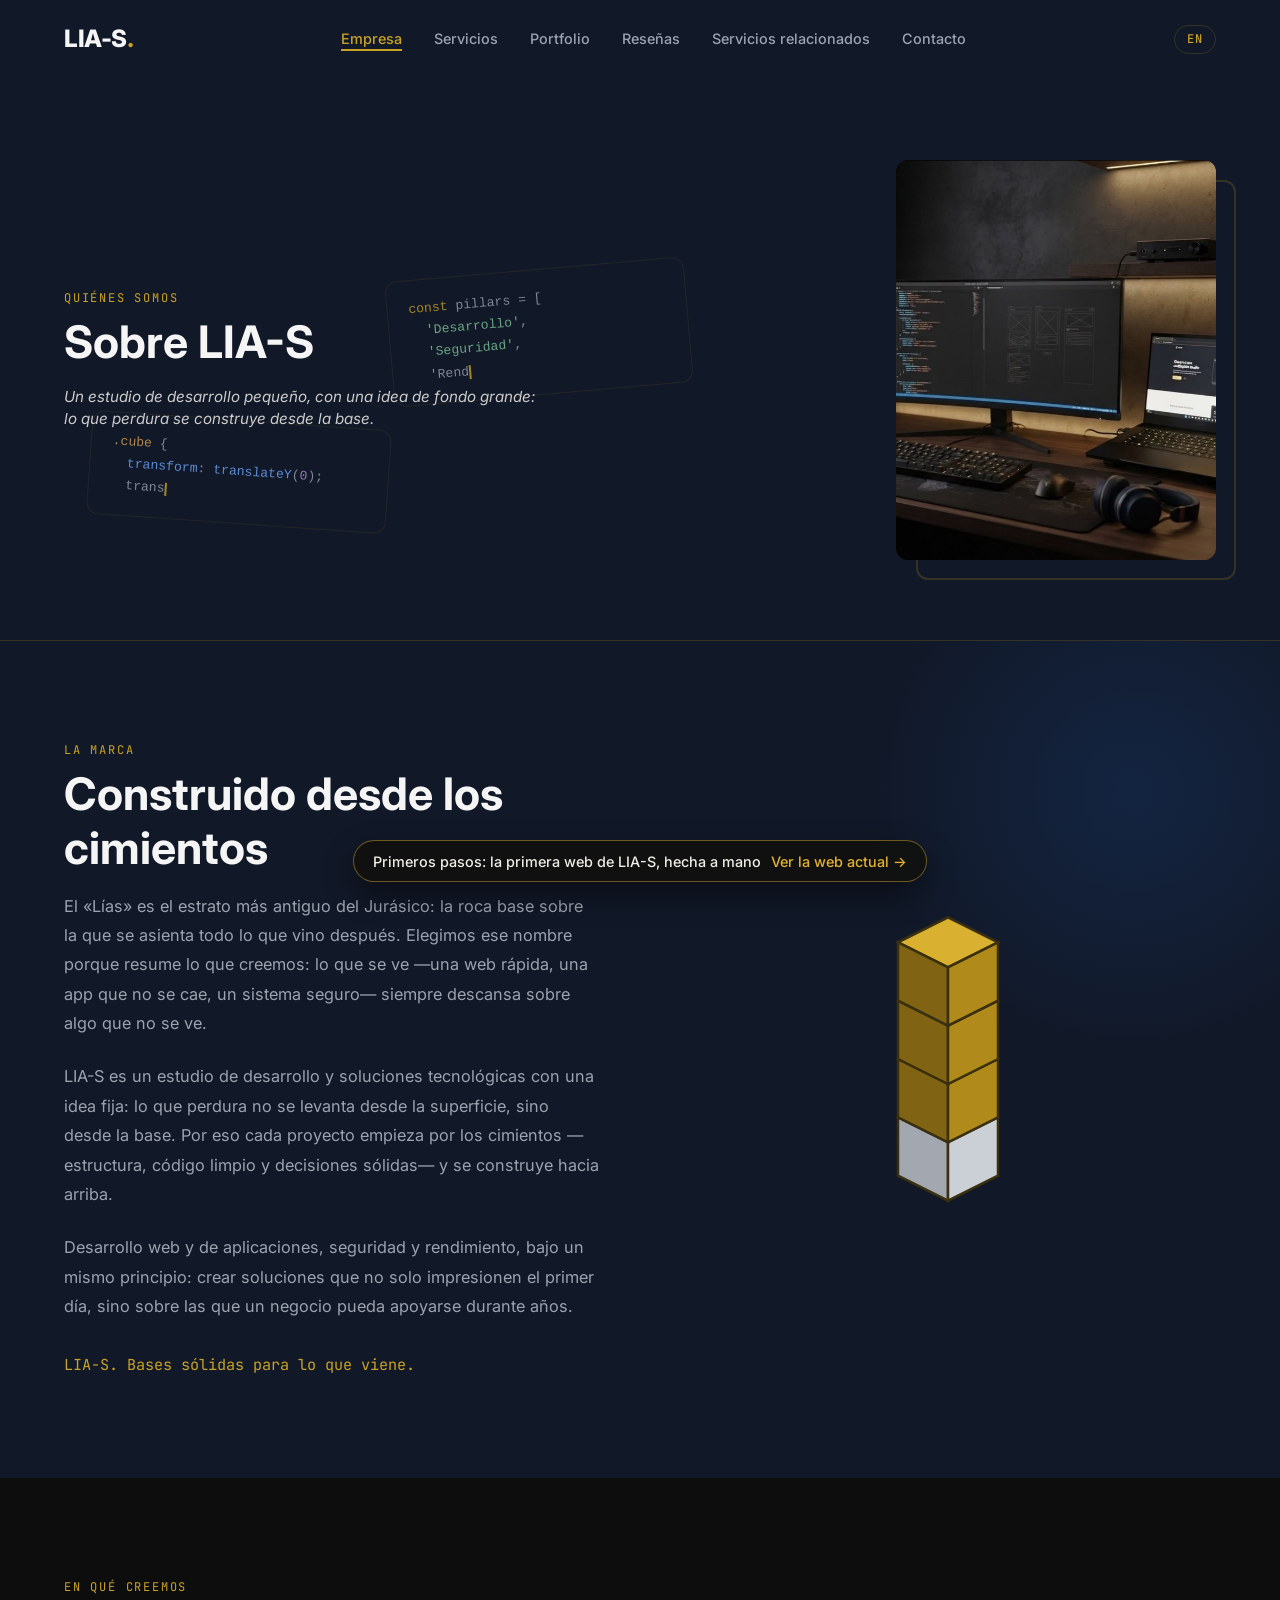
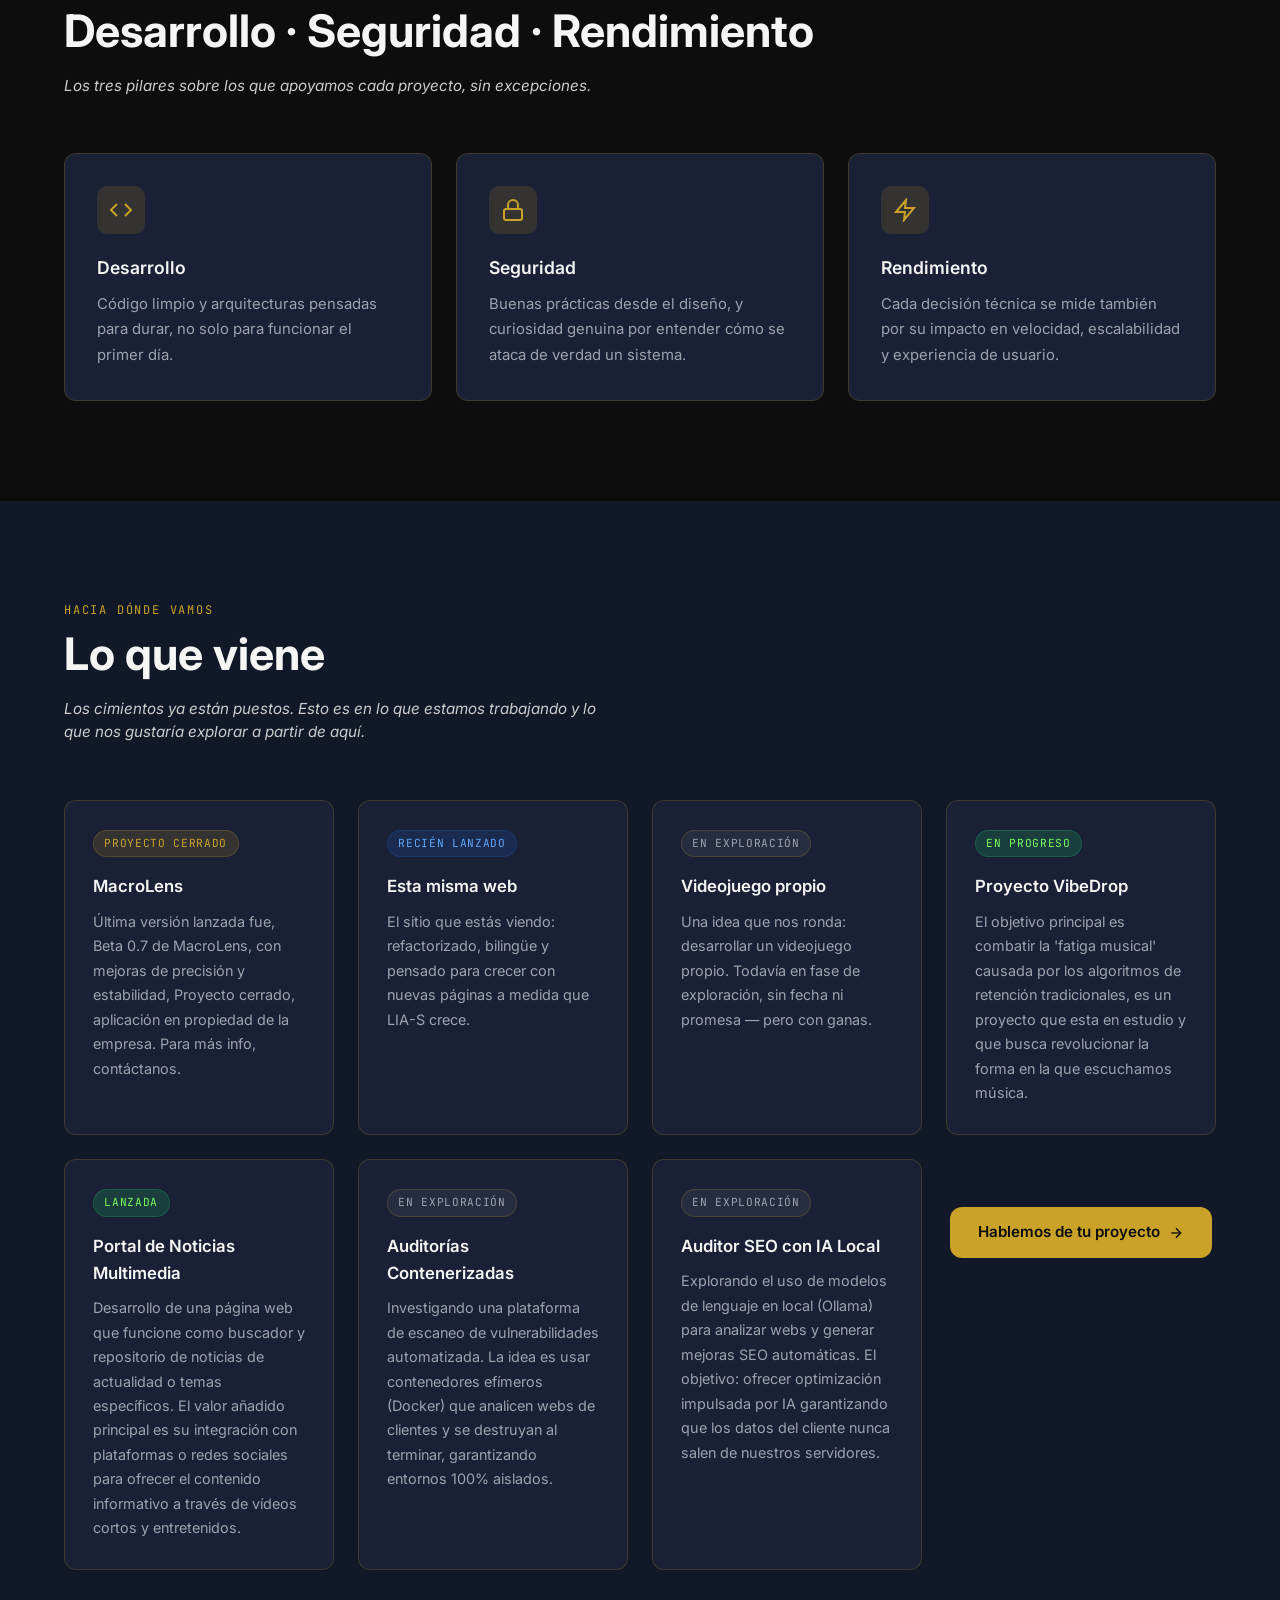
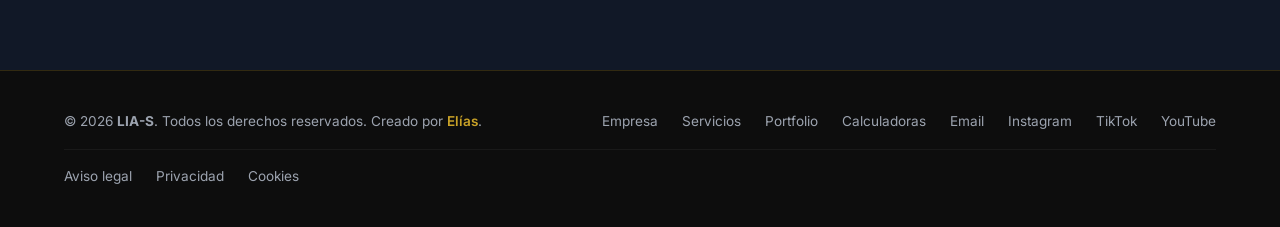
<file: primeros-pasos/empresa.html>
<!DOCTYPE html>
<html lang="es"><head>
  <meta charset="UTF-8">
  <meta name="viewport" content="width=device-width, initial-scale=1.0">
  <title>Empresa — LIA-S</title>
  <link rel="icon" type="image/png" href="img/logo.png">
  <meta name="description" content="Conoce LIA-S: nuestra historia, en qué creemos y hacia dónde vamos. Desarrollo, seguridad y rendimiento sobre bases sólidas.">
  <meta property="og:title" content="Empresa — LIA-S">
  <meta property="og:description" content="Nuestra historia, nuestros pilares y los proyectos que vienen.">
  <meta property="og:type" content="website">
  <meta property="og:url" content="https://lias-dev.com/empresa">
  <meta property="og:image" content="https://lias-dev.com/img/estudio.jpg">
  <meta name="twitter:card" content="summary_large_image">
  <link rel="canonical" href="https://lias-dev.com/primeros-pasos/empresa.html">
  <link rel="preconnect" href="https://fonts.googleapis.com">
  <link rel="preconnect" href="https://fonts.gstatic.com" crossorigin="">
  <link id="google-fonts" rel="stylesheet" media="print" href="https://fonts.googleapis.com/css2?family=Inter:wght@300;400;500;600;700;800&amp;family=JetBrains+Mono:wght@400;500&amp;display=swap">
  <link rel="stylesheet" href="css/style.css">
  <script async="" src="https://pagead2.googlesyndication.com/pagead/js/adsbygoogle.js?client=ca-pub-1790599440148968" crossorigin="anonymous"></script>
</head>
<body>
<a href="../" style="position:fixed;left:50%;bottom:18px;transform:translateX(-50%);z-index:9999;display:flex;gap:.6rem;align-items:center;padding:.7rem 1.2rem;border-radius:999px;background:rgba(17,17,16,.92);border:1px solid rgba(227,178,48,.45);color:#eeede6;font:500 .9rem/1.2 Inter,system-ui,sans-serif;text-decoration:none;box-shadow:0 12px 30px rgba(0,0,0,.45);white-space:nowrap;max-width:calc(100vw - 24px);overflow:hidden;text-overflow:ellipsis">Primeros pasos: la primera web de LIA-S, hecha a mano <span style="color:#e3b230">Ver la web actual &rarr;</span></a>

<!-- ═══════════════════════════════ NAVBAR ═══════════════════════════════ -->
<nav class="navbar scrolled" id="navbar">
  <div class="container nav-inner">
    <a href="index.html#hero" class="nav-logo">LIA-S<span>.</span></a>

    <ul class="nav-menu" id="nav-menu">
      <li><a href="empresa.html" class="active" data-es="Empresa" data-en="Company">Empresa</a></li>
      <li><a href="index.html#services" data-es="Servicios" data-en="Services">Servicios</a></li>
      <li><a href="index.html#portfolio" data-es="Portfolio" data-en="Portfolio">Portfolio</a></li>
      <li><a href="index.html#opiniones" data-es="Reseñas" data-en="Reviews">Reseñas</a></li>
      <li><a href="index.html#relacionados" data-es="Servicios relacionados" data-en="Related services">Servicios relacionados</a></li>
      <li><a href="index.html#contact" data-es="Contacto" data-en="Contact">Contacto</a></li>
      <li class="nav-menu-footer">
        <a href="mailto:contacto@lias-dev.com">contacto@lias-dev.com</a>
        <div class="nav-menu-social">
          <a href="https://www.instagram.com/lias.dev/" target="_blank" rel="noopener">Instagram</a>
          <a href="https://www.tiktok.com/@lias.dev" target="_blank" rel="noopener">TikTok</a>
        </div>
      </li>
    </ul>

    <div class="nav-actions">
      <button class="lang-toggle" id="lang-btn" aria-label="Cambiar idioma">EN</button>
      <button class="hamburger" id="hamburger" aria-label="Menú">
        <span></span><span></span><span></span>
      </button>
    </div>
  </div>
</nav>

<!-- ═══════════════════════════════ PAGE HEADER ═══════════════════════════ -->
<header class="page-header">
  <div class="container page-header-grid">
    <div class="page-header-text">
      <div class="header-code-cards" aria-hidden="true">
        <div class="header-code-card card-a"><pre id="hcc-a"></pre></div>
        <div class="header-code-card card-b"><pre id="hcc-b"></pre></div>
      </div>
      <p class="section-label fade-in" data-es="Quiénes somos" data-en="Who we are">Quiénes somos</p>
      <h1 class="section-title fade-in" data-es="Sobre LIA-S" data-en="About LIA-S">Sobre LIA-S</h1>
      <p class="section-subtitle fade-in" data-es="Un estudio de desarrollo pequeño, con una idea de fondo grande: lo que perdura se construye desde la base." data-en="A small development studio with one core belief: what lasts is built from the foundation up.">
        Un estudio de desarrollo pequeño, con una idea de fondo grande: lo que perdura se construye desde la base.
      </p>
    </div>
    <div class="about-image-wrap fade-in">
      <img class="about-photo" src="img/estudio.jpg" alt="El escritorio donde trabaja LIA-S" loading="lazy">
    </div>
  </div>
</header>

<!-- ═══════════════════════════════ HISTORIA ══════════════════════════════ -->
<section class="section about" id="historia">
  <div class="container">
    <div class="about-grid">

      <!-- ── Historia de la marca (izquierda) ── -->
      <div class="fade-in">
        <p class="section-label" data-es="La marca" data-en="The brand">La marca</p>
        <h2 class="section-title" data-es="Construido desde los cimientos" data-en="Built from the ground up">
          Construido desde los cimientos
        </h2>

        <p class="about-bio" data-es="El «Lías» es el estrato más antiguo del Jurásico: la roca base sobre la que se asienta todo lo que vino después. Elegimos ese nombre porque resume lo que creemos: lo que se ve —una web rápida, una app que no se cae, un sistema seguro— siempre descansa sobre algo que no se ve." data-en="The «Liassic» is the oldest stratum of the Jurassic period: the base rock everything that came after rests on. We chose that name because it sums up what we believe: what you see —a fast website, an app that doesn't crash, a secure system— always rests on something you don't.">
           El «Lías» es el estrato más antiguo del Jurásico: la roca base sobre la que se asienta todo lo que vino después. Elegimos ese nombre porque resume lo que creemos: lo que se ve —una web rápida, una app que no se cae, un sistema seguro— siempre descansa sobre algo que no se ve.
          </p>
        <p class="about-bio" data-es="LIA-S es un estudio de desarrollo y soluciones tecnológicas con una idea fija: lo que perdura no se levanta desde la superficie, sino desde la base. Por eso cada proyecto empieza por los cimientos —estructura, código limpio y decisiones sólidas— y se construye hacia arriba." data-en="LIA-S is a web development and technology solutions studio with a fixed idea: what endures is not built from the surface, but from the foundation. That's why each project starts with the foundations —structure, clean code, and solid decisions— and is built upward.">
           LIA-S es un estudio de desarrollo y soluciones tecnológicas con una idea fija: lo que perdura no se levanta desde la superficie, sino desde la base. Por eso cada proyecto empieza por los cimientos —estructura, código limpio y decisiones sólidas— y se construye hacia arriba.
          </p>
        <p class="about-bio" data-es="Desarrollo web y de aplicaciones, seguridad y rendimiento, bajo un mismo principio: crear soluciones que no solo impresionen el primer día, sino sobre las que un negocio pueda apoyarse durante años." data-en="Web and application development, security and performance, under the same principle: creating solutions that not only impress on the first day, but also serve as a foundation for a business to rely on for years to come.">
           Desarrollo web y de aplicaciones, seguridad y rendimiento, bajo un mismo principio: crear soluciones que no solo impresionen el primer día, sino sobre las que un negocio pueda apoyarse durante años.
        </p>

        <p class="about-claim" data-es="LIA-S. Bases sólidas para lo que viene." data-en="LIA-S. Solid foundations for what's coming.">
        LIA-S. Bases sólidas para lo que viene.
        </p>
      </div>

      <!-- ── Bloques / cimientos (derecha) ── -->
      <div class="about-visual fade-in">
      <svg viewBox="0 0 180 210" xmlns="http://www.w3.org/2000/svg" role="img" aria-label="Cubos apilándose para formar una base sólida">

        <!-- Cubo 4 (abajo, plateado) — se dibuja PRIMERO = queda detrás -->
        <g class="cube cube-4">
          <path d="M90 125 L120 140 L90 155 L60 140 Z" fill="#f0f2f5" stroke="#3a2f0e" stroke-width="1.5"></path>
          <path d="M60 140 L90 155 L90 190 L60 175 Z" fill="#a3a8b0" stroke="#3a2f0e" stroke-width="1.5"></path>
          <path d="M120 140 L90 155 L90 190 L120 175 Z" fill="#cbd0d7" stroke="#3a2f0e" stroke-width="1.5"></path>
        </g>

        <!-- Cubo 3 -->
        <g class="cube cube-3">
          <path d="M90 90 L120 105 L90 120 L60 105 Z" fill="#d9b02f" stroke="#3a2f0e" stroke-width="1.5"></path>
          <path d="M60 105 L90 120 L90 155 L60 140 Z" fill="#806413" stroke="#3a2f0e" stroke-width="1.5"></path>
          <path d="M120 105 L90 120 L90 155 L120 140 Z" fill="#b08a1a" stroke="#3a2f0e" stroke-width="1.5"></path>
        </g>

        <!-- Cubo 2 -->
        <g class="cube cube-2">
          <path d="M90 55 L120 70 L90 85 L60 70 Z" fill="#d9b02f" stroke="#3a2f0e" stroke-width="1.5"></path>
          <path d="M60 70 L90 85 L90 120 L60 105 Z" fill="#806413" stroke="#3a2f0e" stroke-width="1.5"></path>
          <path d="M120 70 L90 85 L90 120 L120 105 Z" fill="#b08a1a" stroke="#3a2f0e" stroke-width="1.5"></path>
        </g>

        <!-- Cubo 1 (arriba) — se dibuja EL ÚLTIMO = queda delante -->
        <g class="cube cube-1">
          <path d="M90 20 L120 35 L90 50 L60 35 Z" fill="#d9b02f" stroke="#3a2f0e" stroke-width="1.5"></path>
          <path d="M60 35 L90 50 L90 85 L60 70 Z" fill="#806413" stroke="#3a2f0e" stroke-width="1.5"></path>
          <path d="M120 35 L90 50 L90 85 L120 70 Z" fill="#b08a1a" stroke="#3a2f0e" stroke-width="1.5"></path>
        </g>

      </svg>
      </div>

    </div>
  </div>
</section>

<!-- ═══════════════════════════════ PILARES ═══════════════════════════════ -->
<section class="section" id="pilares">
  <div class="container">
    <p class="section-label fade-in" data-es="En qué creemos" data-en="What we believe in">En qué creemos</p>
    <h2 class="section-title fade-in" data-es="Desarrollo · Seguridad · Rendimiento" data-en="Development · Security · Performance">Desarrollo · Seguridad · Rendimiento</h2>
    <p class="section-subtitle fade-in" data-es="Los tres pilares sobre los que apoyamos cada proyecto, sin excepciones." data-en="The three pillars every project is built on, no exceptions.">
      Los tres pilares sobre los que apoyamos cada proyecto, sin excepciones.
    </p>

    <div class="services-grid">
      <div class="service-card fade-in">
        <div class="service-icon">
          <svg width="24" height="24" fill="none" stroke="currentColor" stroke-width="2" viewBox="0 0 24 24">
            <polyline points="16 18 22 12 16 6"></polyline><polyline points="8 6 2 12 8 18"></polyline>
          </svg>
        </div>
        <h3 class="service-title" data-es="Desarrollo" data-en="Development">Desarrollo</h3>
        <p class="service-desc" data-es="Código limpio y arquitecturas pensadas para durar, no solo para funcionar el primer día." data-en="Clean code and architecture built to last, not just to work on day one.">
          Código limpio y arquitecturas pensadas para durar, no solo para funcionar el primer día.
        </p>
      </div>
      <div class="service-card fade-in">
        <div class="service-icon">
          <svg width="24" height="24" fill="none" stroke="currentColor" stroke-width="2" viewBox="0 0 24 24">
            <rect x="3" y="11" width="18" height="11" rx="2" ry="2"></rect>
            <path d="M7 11V7a5 5 0 0 1 10 0v4"></path>
          </svg>
        </div>
        <h3 class="service-title" data-es="Seguridad" data-en="Security">Seguridad</h3>
        <p class="service-desc" data-es="Buenas prácticas desde el diseño, y curiosidad genuina por entender cómo se ataca de verdad un sistema." data-en="Best practices baked in from the design phase, and genuine curiosity about how systems really get attacked.">
          Buenas prácticas desde el diseño, y curiosidad genuina por entender cómo se ataca de verdad un sistema.
        </p>
      </div>
      <div class="service-card fade-in">
        <div class="service-icon">
          <svg width="24" height="24" fill="none" stroke="currentColor" stroke-width="2" viewBox="0 0 24 24">
            <path d="M13 2L3 14h9l-1 8 10-12h-9l1-8z"></path>
          </svg>
        </div>
        <h3 class="service-title" data-es="Rendimiento" data-en="Performance">Rendimiento</h3>
        <p class="service-desc" data-es="Cada decisión técnica se mide también por su impacto en velocidad, escalabilidad y experiencia de usuario." data-en="Every technical decision is also measured by its impact on speed, scalability, and user experience.">
          Cada decisión técnica se mide también por su impacto en velocidad, escalabilidad y experiencia de usuario.
        </p>
      </div>
    </div>
  </div>
</section>

<!-- ═══════════════════════════════ ROADMAP ═══════════════════════════════ -->
<section class="section roadmap" id="roadmap">
  <div class="container">
    <p class="section-label fade-in" data-es="Hacia dónde vamos" data-en="Where we're headed">Hacia dónde vamos</p>
    <h2 class="section-title fade-in" data-es="Lo que viene" data-en="What's next">Lo que viene</h2>
    <p class="section-subtitle fade-in" data-es="Los cimientos ya están puestos. Esto es en lo que estamos trabajando y lo que nos gustaría explorar a partir de aquí." data-en="The foundations are already in place. Here's what we're working on, and what we'd like to explore next.">
      Los cimientos ya están puestos. Esto es en lo que estamos trabajando y lo que nos gustaría explorar a partir de aquí.
    </p>

    <div class="roadmap-grid">

      <div class="roadmap-card fade-in">
        <span class="roadmap-status roadmap-status-progress" data-es="Proyecto cerrado" data-en="Closed">Proyecto cerrado</span>
        <h3 class="roadmap-title" data-es="MacroLens Beta 0.6" data-en="MacroLens Beta 0.6">MacroLens</h3>
        <p class="roadmap-desc" data-es="Lanzamiento de la versión Beta 0.7 de MacroLens, con mejoras de precisión y estabilidad, nuevas funciones y lo más importante: está diponible para TODOS, ya que es su versión web." data-en="Launch of MacroLens Beta 0.7, with improvements in accuracy and stability, new features, and most importantly: it's available to everyone, as it's the web version.">Última versión lanzada fue, Beta 0.7 de MacroLens, con mejoras de precisión y estabilidad, Proyecto cerrado, aplicación en propiedad de la empresa. Para más info, contáctanos. </p>
      </div>

      <div class="roadmap-card fade-in">
        <span class="roadmap-status roadmap-status-live" data-es="Recién lanzado" data-en="Just launched">Recién lanzado</span>
        <h3 class="roadmap-title" data-es="Esta misma web" data-en="This very website">Esta misma web</h3>
        <p class="roadmap-desc" data-es="El sitio que estás viendo: refactorizado, bilingüe y pensado para crecer con nuevas páginas a medida que LIA-S crece." data-en="The site you're on right now: refactored, bilingual, and built to grow with new pages as LIA-S grows.">
          El sitio que estás viendo: refactorizado, bilingüe y pensado para crecer con nuevas páginas a medida que LIA-S crece.
        </p>
      </div>

      <div class="roadmap-card fade-in">
        <span class="roadmap-status roadmap-status-explore" data-es="En exploración" data-en="Exploring">En exploración</span>
        <h3 class="roadmap-title" data-es="Videojuego propio" data-en="An original game">Videojuego propio</h3>
        <p class="roadmap-desc" data-es="Una idea que nos ronda: desarrollar un videojuego propio. Todavía en fase de exploración, sin fecha ni promesa — pero con ganas." data-en="An idea we keep coming back to: building our own game. Still in the exploration phase, no date or promise yet — just genuine interest.">
          Una idea que nos ronda: desarrollar un videojuego propio. Todavía en fase de exploración, sin fecha ni promesa — pero con ganas.
        </p>
      </div>

      <div class="roadmap-card fade-in">
        <span class="roadmap-status roadmap-status-green" data-es="En progreso" data-en="In progress">En progreso</span>
        <h3 class="roadmap-title" data-es="Proyecto VibeDrop" data-en="VibeDrop Project">Proyecto VibeDrop</h3>
        <p class="roadmap-desc" data-es="El objetivo principal es combatir la 'fatiga musical' causada por los algoritmos de retención tradicionales, es un proyecto que esta en estudio y que busca revolucionar la forma en la que escuchamos música. " data-en="The main goal is to combat 'musical fatigue' caused by traditional retention algorithms; it is a project currently under study that seeks to revolutionize the way we listen to music.">
          El objetivo principal es combatir la 'fatiga musical' causada por los algoritmos de retención tradicionales, es un proyecto que esta en estudio y que busca revolucionar la forma en la que escuchamos música. 
        </p>
      </div>

      <div class="roadmap-card fade-in">
        <span class="roadmap-status roadmap-status-green" data-es="Lanzada" data-en="Launched">Lanzada</span>
        <h3 class="roadmap-title" data-es="Portal de Noticias Multimedia" data-en="Multimedia News Portal">Portal de Noticias Multimedia</h3>
        <p class="roadmap-desc" data-es="Desarrollo de una página web que funcione como buscador y repositorio de noticias de actualidad o temas específicos. El valor añadido principal es su integración con plataformas o redes sociales para ofrecer el contenido informativo a través de vídeos cortos y entretenidos." data-en="Development of a website that functions as a search engine and repository for current news or specific topics. Its key value proposition is its integration with platforms or social networks to deliver informational content through short, entertaining videos.">
          Desarrollo de una página web que funcione como buscador y repositorio de noticias de actualidad o temas específicos. El valor añadido principal es su integración con plataformas o redes sociales para ofrecer el contenido informativo a través de vídeos cortos y entretenidos.
        </p>
      </div>

      <div class="roadmap-card fade-in">
        <span class="roadmap-status roadmap-status-explore" data-es="En progreso" data-en="In progress">En exploración</span>
        <h3 class="roadmap-title" data-es="Auditorías Contenerizadas" data-en="Containerized Audits">Auditorías Contenerizadas</h3>
        <p class="roadmap-desc" data-es="Investigando una plataforma de escaneo de vulnerabilidades automatizada. La idea es usar contenedores efímeros (Docker) que analicen webs de clientes y se destruyan al terminar, garantizando entornos 100% aislados." data-en="Investigating an automated vulnerability scanning platform. The idea is to use ephemeral containers (Docker) that analyze client websites and destroy themselves afterward, ensuring 100% isolated environments.">
          Investigando una plataforma de escaneo de vulnerabilidades automatizada. La idea es usar contenedores efímeros (Docker) que analicen webs de clientes y se destruyan al terminar, garantizando entornos 100% aislados.
        </p>
      </div>

      <div class="roadmap-card fade-in">
        <span class="roadmap-status roadmap-status-explore" data-es="En progreso" data-en="In progress">En exploración</span>
        <h3 class="roadmap-title" data-es="Auditor SEO con IA Local" data-en="Local AI SEO Auditor">Auditor SEO con IA Local</h3>
        <p class="roadmap-desc" data-es="Explorando el uso de modelos de lenguaje en local (Ollama) para analizar webs y generar mejoras SEO automáticas. El objetivo: ofrecer optimización impulsada por IA garantizando que los datos del cliente nunca salen de nuestros servidores." data-en="Exploring the use of local language models (Ollama) to analyze websites and generate automatic SEO improvements. The goal: to offer AI-driven optimization while ensuring client data never leaves our servers.">
          Explorando el uso de modelos de lenguaje en local (Ollama) para analizar webs y generar mejoras SEO automáticas. El objetivo: ofrecer optimización impulsada por IA garantizando que los datos del cliente nunca salen de nuestros servidores.

        </p>
      </div>

    <div class="roadmap-cta fade-in">
      <a href="index.html#contact" class="btn btn-primary">
        <span data-es="Hablemos de tu proyecto" data-en="Let's talk about your project">Hablemos de tu proyecto</span>
        <svg width="16" height="16" fill="none" stroke="currentColor" stroke-width="2" viewBox="0 0 24 24"><line x1="5" y1="12" x2="19" y2="12"></line><polyline points="12 5 19 12 12 19"></polyline></svg>
      </a>
    </div>
  </div>
</div></section>

<!-- ═══════════════════════════════ FOOTER ════════════════════════════════ -->
<footer>
  <div class="container footer-inner">
    <p class="footer-copy">
      © 2026 <strong>LIA-S</strong>.
      <span data-es="Todos los derechos reservados." data-en="All rights reserved.">Todos los derechos reservados.</span>
      <span data-es="Creado por" data-en="Made by">Creado por</span>
      <a href="https://www.instagram.com/elias_19a/" target="_blank" rel="noopener" class="footer-credit">Elías</a>.
    </p>
    <div class="footer-links">
      <a href="empresa.html" data-es="Empresa" data-en="Company">Empresa</a>
      <a href="index.html#services" data-es="Servicios" data-en="Services">Servicios</a>
      <a href="index.html#portfolio" data-es="Portfolio" data-en="Portfolio">Portfolio</a>
      <a href="https://calculadoras.lias-dev.com/" data-es="Calculadoras" data-en="Calculators">Calculadoras</a>
      <a href="mailto:contacto@lias-dev.com">Email</a>
      <a href="https://www.instagram.com/lias.dev/" target="_blank" rel="noopener">Instagram</a>
      <a href="https://www.tiktok.com/@lias.dev" target="_blank" rel="noopener">TikTok</a>
      <a href="https://www.youtube.com/@lias.dev01" target="_blank" rel="noopener">YouTube</a>
    </div>
    <div class="footer-links footer-legal">
      <a href="../aviso-legal.html" data-es="Aviso legal" data-en="Legal notice">Aviso legal</a>
      <a href="../privacidad.html" data-es="Privacidad" data-en="Privacy">Privacidad</a>
      <a href="../cookies.html" data-es="Cookies" data-en="Cookies">Cookies</a>
    </div>
  </div>
</footer>

<script src="js/main.js"></script>








</body></html>
</file>
<file: primeros-pasos/css/style.css>
/* ─── Variables ─────────────────────────────────────────── */
:root {
  --bg-primary:    #0d0d0d;
  --bg-secondary:  #111827;
  --bg-card:       #1a2035;
  --accent-gold:   #c9a227;
  --accent-gold-dim: rgba(201, 162, 39, 0.15);
  --accent-blue:   #1e6fe0;
  --text-primary:  #f5f5f5;
  --text-muted:    #9ca3af;
  --border:        rgba(201, 162, 39, 0.2);
  --radius:        12px;
  --transition:    0.3s ease;
  --font-main:     'Inter', sans-serif;
  --font-mono:     'JetBrains Mono', monospace;
}

/* ─── Reset ─────────────────────────────────────────────── */
*, *::before, *::after { box-sizing: border-box; margin: 0; padding: 0; }
html { scroll-behavior: smooth; font-size: 16px; }
body {
  font-family: var(--font-main);
  background: var(--bg-primary);
  color: var(--text-primary);
  line-height: 1.6;
  overflow-x: hidden;
}
a { color: inherit; text-decoration: none; }
img { max-width: 100%; display: block; }
ul { list-style: none; }
button { cursor: pointer; font-family: var(--font-main); border: none; background: none; }

/* ─── Utility ───────────────────────────────────────────── */
.container { width: 90%; max-width: 1200px; margin: 0 auto; }
.section { padding: 100px 0; }
.section-label {
  font-family: var(--font-mono);
  font-size: 0.75rem;
  letter-spacing: 0.15em;
  text-transform: uppercase;
  color: var(--accent-gold);
  margin-bottom: 0.5rem;
}
.section-title {
  font-size: clamp(1.8rem, 4vw, 2.8rem);
  font-weight: 700;
  line-height: 1.2;
  margin-bottom: 1rem;
}
.section-subtitle {
  color: var(--text-muted);
  font-size: 1.05rem;
  max-width: 540px;
}
.highlight { color: var(--accent-gold); }

/* Fade-in animation on scroll */
.fade-in {
  opacity: 0;
  transform: translateY(30px);
  transition: opacity 0.6s ease, transform 0.6s ease;
}
.fade-in.visible {
  opacity: 1;
  transform: translateY(0);
}

/* ─── Navbar ─────────────────────────────────────────────── */
.navbar {
  position: fixed;
  top: 0;
  left: 0;
  right: 0;
  z-index: 1000;
  padding: 1.25rem 0;
  transition: background var(--transition), box-shadow var(--transition);
}
.navbar.scrolled {
  background: rgba(13, 13, 13, 0.92);
  backdrop-filter: blur(16px);
  box-shadow: 0 1px 0 var(--border);
}
.nav-inner {
  display: flex;
  align-items: center;
  justify-content: space-between;
}
.nav-logo {
  font-size: 1.5rem;
  font-weight: 800;
  letter-spacing: -0.02em;
}
.nav-logo span { color: var(--accent-gold); }
.nav-menu {
  display: flex;
  align-items: center;
  gap: 2rem;
}
.nav-menu a {
  font-size: 0.9rem;
  font-weight: 500;
  color: var(--text-muted);
  transition: color var(--transition);
  position: relative;
}
.nav-menu a::after {
  content: '';
  position: absolute;
  bottom: -4px; left: 0;
  width: 0; height: 2px;
  background: var(--accent-gold);
  transition: width var(--transition);
}
.nav-menu a:hover { color: var(--text-primary); }
.nav-menu a:hover::after { width: 100%; }
.nav-menu a.active { color: var(--accent-gold); }
.nav-menu a.active::after { width: 100%; }
.nav-actions { display: flex; align-items: center; gap: 1rem; }
.lang-toggle {
  font-family: var(--font-mono);
  font-size: 0.75rem;
  font-weight: 500;
  letter-spacing: 0.08em;
  border: 1px solid var(--border);
  color: var(--accent-gold);
  padding: 0.35rem 0.75rem;
  border-radius: 999px;
  transition: all var(--transition);
}
.lang-toggle:hover {
  background: var(--accent-gold-dim);
}
.hamburger {
  display: none;
  flex-direction: column;
  gap: 5px;
  padding: 4px;
  position: relative;
  z-index: 1001;
}
.hamburger span {
  display: block;
  width: 22px; height: 2px;
  background: var(--text-primary);
  transition: all var(--transition);
}
.hamburger.active span:nth-child(1) { transform: translateY(7px) rotate(45deg); }
.hamburger.active span:nth-child(2) { opacity: 0; }
.hamburger.active span:nth-child(3) { transform: translateY(-7px) rotate(-45deg); }
.nav-menu-footer { display: none; }

/* ─── Hero ───────────────────────────────────────────────── */
.hero {
  min-height: 100vh;
  display: flex;
  align-items: center;
  padding-top: 80px;
  position: relative;
  overflow: hidden;
}
.animacion{
  position: absolute;
  top: 0;
  right: 0;
  width: 55%;
  height: 100%;
  display: flex;
  align-items: center;
  justify-content: center;
  overflow: hidden;
  z-index: 1;
}
spline-viewer {
  width: 100%;
  height: 100%;
  pointer-events: none;
  transform: scale(1.4);
  transform-origin: 55% 42%;
}

@media (max-width: 1024px) {
  .animacion { width: 70%; opacity: 0.55; }
}

@media (max-width: 768px) {
  .animacion { width: 100%; right: 0; opacity: 0.12; }
}

@media (max-width: 640px) {
  .animacion { width: 100%; right: 0; opacity: 0.16; }
}

.hero::before {
  content: '';
  position: absolute;
  top: -20%; left: -10%;
  width: 600px; height: 600px;
  background: radial-gradient(circle, rgba(201,162,39,0.06) 0%, transparent 70%);
  pointer-events: none;
}
.hero::after {
  content: '';
  position: absolute;
  bottom: -10%; right: -15%;
  width: 700px; height: 700px;
  background: radial-gradient(circle, rgba(30,111,224,0.18) 0%, transparent 70%);
  pointer-events: none;
}
.hero-content { max-width: 760px; position: relative; z-index: 2; }
.hero-badge {
  display: inline-flex;
  align-items: center;
  gap: 0.5rem;
  font-family: var(--font-mono);
  font-size: 0.75rem;
  color: var(--accent-gold);
  border: 1px solid var(--border);
  padding: 0.4rem 1rem;
  border-radius: 999px;
  margin-bottom: 2rem;
  background: var(--accent-gold-dim);
}
.hero-badge-dot {
  width: 6px; height: 6px;
  border-radius: 50%;
  background: var(--accent-gold);
  animation: pulse 2s infinite;
}
@keyframes pulse {
  0%, 100% { opacity: 1; }
  50% { opacity: 0.3; }
}
.hero-name {
  font-size: clamp(2.8rem, 7vw, 5rem);
  font-weight: 800;
  line-height: 1.05;
  letter-spacing: -0.03em;
  margin-bottom: 1rem;
}
.hero-role {
  font-size: clamp(1.1rem, 3vw, 1.5rem);
  color: var(--text-muted);
  margin-bottom: 1.5rem;
  min-height: 2rem;
}
.typewriter {
  color: var(--accent-gold);
  padding-right: 3px;
}
.typewriter::after {
  content: '';
  display: inline-block;
  width: 2px;
  height: 1em;
  margin-left: 2px;
  background: var(--accent-gold);
  vertical-align: text-bottom;
  animation: blink 0.8s step-end infinite;
}
@keyframes blink { 50% { opacity: 0; } }
.hero-description {
  font-size: 1.05rem;
  color: var(--text-muted);
  max-width: 560px;
  margin-bottom: 2.5rem;
  line-height: 1.7;
}
.hero-cta {
  display: flex;
  flex-wrap: wrap;
  gap: 1rem;
}
.btn {
  display: inline-flex;
  align-items: center;
  gap: 0.5rem;
  padding: 0.85rem 1.75rem;
  border-radius: var(--radius);
  font-weight: 600;
  font-size: 0.95rem;
  transition: all var(--transition);
}
.btn-primary {
  background: var(--accent-gold);
  color: #0d0d0d;
}
.btn-primary:hover {
  background: #d4aa2e;
  transform: translateY(-2px);
  box-shadow: 0 8px 24px rgba(201,162,39,0.3);
}
.btn-outline {
  border: 1px solid var(--border);
  color: var(--text-primary);
}
.btn-outline:hover {
  border-color: var(--accent-gold);
  color: var(--accent-gold);
  transform: translateY(-2px);
}
.hero-scroll {
  position: absolute;
  bottom: 2rem; left: 50%;
  transform: translateX(-50%);
  display: flex;
  flex-direction: column;
  align-items: center;
  gap: 0.4rem;
  color: var(--text-muted);
  font-size: 0.75rem;
  animation: float 2.5s ease-in-out infinite;
}
@keyframes float {
  0%, 100% { transform: translateX(-50%) translateY(0); }
  50% { transform: translateX(-50%) translateY(-8px); }
}
.hero-scroll svg { opacity: 0.6; }

/* ─── About ──────────────────────────────────────────────── */

.about-teaser-inner { max-width: 640px; margin: 0 auto; text-align: center; }
.about-teaser-inner .about-bio { margin-bottom: 1.5rem; }
.about-teaser-cta { margin-top: 1.5rem; }

/* ─── Page header (páginas internas) ────────────────────── */
.page-header {
  position: relative;
  overflow: hidden;
  padding: 160px 0 80px;
  background: var(--bg-secondary);
  border-bottom: 1px solid var(--border);
}
.page-header-grid {
  position: relative;
  z-index: 2;
  display: grid;
  grid-template-columns: 1.15fr 0.85fr;
  gap: 4rem;
  align-items: center;
}
.page-header-text { position: relative; z-index: 2; }
.page-header .section-subtitle { max-width: 480px; margin-top: 0.5rem; }
.page-header .about-image-wrap { max-width: 320px; margin-left: auto; position: relative; z-index: 2; }
.page-header .about-photo { width: 100%; max-width: none; }

@media (max-width: 1024px) {
  .page-header-grid { grid-template-columns: 1fr; gap: 2.5rem; }
  .page-header .about-image-wrap { order: -1; margin: 0 auto; max-width: 260px; }
}

/* ─── Code cards (decorativas, detrás del texto, empresa.html) ── */
.header-code-cards {
  position: absolute;
  inset: 0;
  z-index: -1;
  pointer-events: none;
}
.header-code-card {
  position: absolute;
  width: clamp(170px, 52vw, 300px);
  background: rgba(20, 25, 43, 0.45);
  border: 1px solid rgba(201, 162, 39, 0.12);
  border-radius: var(--radius);
  padding: clamp(0.7rem, 2vw, 1.1rem) clamp(0.85rem, 2.4vw, 1.3rem);
  font-family: var(--font-mono);
  font-size: clamp(0.65rem, 1.9vw, 0.82rem);
  line-height: 1.7;
  color: var(--text-muted);
  white-space: pre-wrap;
  word-break: break-word;
  opacity: 0.8;
}
.header-code-card.card-a { top: -14%; left: 52%; transform: rotate(-5deg); }
.header-code-card.card-b { top: 92%;  left: 4%;  transform: rotate(4deg); }
.header-code-card .cb-kw  { color: var(--accent-gold); }
.header-code-card .cb-tag { color: #d9a355; }
.header-code-card .cb-attr, .header-code-card .cb-fn { color: #6fa8ff; }
.header-code-card .cb-str { color: #7fc99a; }
.header-code-card .cb-num { color: #b98fd8; }
.header-code-card .cb-cursor {
  display: inline-block; width: 2px; height: 1em;
  background: var(--accent-gold); vertical-align: text-bottom;
  animation: blink 0.9s step-end infinite;
}

@media (prefers-reduced-motion: reduce) { .header-code-card .cb-cursor { animation: none; } }

.about-visual { display: flex; align-items: center; justify-content: center; }
.about-visual svg { width: 100%; max-width: 300px; height: auto; }
.about-claim {
  margin-top: 2rem;
  font-family: var(--font-mono);
  color: var(--accent-gold);
  font-size: 0.95rem;
}
.about { background: var(--bg-secondary); position: relative; overflow: hidden; }
.about::before {
  content: '';
  position: absolute;
  top: -15%; right: -10%;
  width: 550px; height: 550px;
  background: radial-gradient(circle, rgba(30,111,224,0.14) 0%, transparent 70%);
  pointer-events: none;
}
.about-grid {
  display: grid;
  grid-template-columns: 1fr 1fr;
  gap: 5rem;
  align-items: center;
}
.about-image-wrap {
  position: relative;
  display: flex;
  justify-content: center;
}
.about-image-wrap::before {
  content: '';
  position: absolute;
  top: 20px; left: 20px;
  right: -20px; bottom: -20px;
  border: 2px solid var(--border);
  border-radius: var(--radius);
  z-index: 0;
}
.about-photo {
  width: 100%;
  max-width: 380px;
  aspect-ratio: 4/5;
  object-fit: cover;
  border-radius: var(--radius);
  background: var(--bg-card);
  position: relative;
  z-index: 1;
  display: flex;
  align-items: center;
  justify-content: center;
}
.about-photo-placeholder {
  width: 100%;
  max-width: 380px;
  aspect-ratio: 4/5;
  border-radius: var(--radius);
  background: var(--bg-card);
  border: 1px solid var(--border);
  display: flex;
  flex-direction: column;
  align-items: center;
  justify-content: center;
  gap: 1rem;
  color: var(--text-muted);
  position: relative;
  z-index: 1;
}
.about-photo-placeholder svg { color: var(--accent-gold); opacity: 0.5; }
.about-bio { color: var(--text-muted); line-height: 1.8; margin-bottom: 1.5rem; font-size: 1.02rem; }
.about-stats {
  display: flex;
  gap: 2.5rem;
  margin-bottom: 2rem;
}
.stat-number {
  font-size: 2rem;
  font-weight: 800;
  color: var(--accent-gold);
  display: block;
}
.stat-label {
  font-size: 0.8rem;
  color: var(--text-muted);
  text-transform: uppercase;
  letter-spacing: 0.08em;
}
.about-stack h4 {
  font-size: 0.8rem;
  text-transform: uppercase;
  letter-spacing: 0.12em;
  color: var(--text-muted);
  margin-bottom: 1rem;
}
.stack-list {
  display: flex;
  flex-wrap: wrap;
  gap: 0.5rem;
}
.stack-tag {
  font-family: var(--font-mono);
  font-size: 0.78rem;
  padding: 0.3rem 0.75rem;
  border-radius: 999px;
  border: 1px solid var(--border);
  color: var(--accent-gold);
  background: var(--accent-gold-dim);
}
/*Animación para los cubos*/
/* Estado inicial: cada cubo empieza invisible y un poco más arriba */
.about-visual .cube {
  opacity: 0;
  transform: translateY(-30px);
  transition: opacity 0.5s ease, transform 0.5s ease;
}

/* Cuando la sección se ve, los cubos caen a su sitio */
.about-visual.built .cube {
  opacity: 1;
  transform: translateY(0);
}

/* El truco del escalonado: cada cubo entra un poco después que el anterior */
.about-visual.built .cube-1 { transition-delay: 0s;    }
.about-visual.built .cube-2 { transition-delay: 0.2s; }
.about-visual.built .cube-3 { transition-delay: 0.35s;  }
.about-visual.built .cube-4 { transition-delay: 0.5s; }




/* ─── Services ───────────────────────────────────────────── */
.services-grid {
  display: grid;
  grid-template-columns: repeat(auto-fit, minmax(260px, 1fr));
  gap: 1.5rem;
  margin-top: 3.5rem;
}
.service-card {
  background: var(--bg-card);
  border: 1px solid var(--border);
  border-radius: var(--radius);
  padding: 2rem;
  transition: transform var(--transition), border-color var(--transition), box-shadow var(--transition);
}
.service-card:hover {
  transform: translateY(-6px);
  border-color: var(--accent-gold);
  box-shadow: 0 12px 40px rgba(201,162,39,0.1);
}
.service-icon {
  width: 48px; height: 48px;
  border-radius: 10px;
  background: var(--accent-gold-dim);
  display: flex;
  align-items: center;
  justify-content: center;
  margin-bottom: 1.25rem;
  color: var(--accent-gold);
}
.service-title {
  font-size: 1.1rem;
  font-weight: 600;
  margin-bottom: 0.6rem;
}
.service-desc { color: var(--text-muted); font-size: 0.93rem; line-height: 1.7; }

/* ─── Portfolio ──────────────────────────────────────────── */
.portfolio { background: var(--bg-secondary); }
.portfolio-header {
  display: flex;
  justify-content: space-between;
  align-items: flex-end;
  margin-bottom: 3.5rem;
  flex-wrap: wrap;
  gap: 1rem;
}
.portfolio-grid {
  display: grid;
  grid-template-columns: repeat(auto-fit, minmax(320px, 1fr));
  gap: 1.5rem;
}
.project-card {
  background: var(--bg-card);
  border: 1px solid var(--border);
  border-radius: var(--radius);
  overflow: hidden;
  transition: transform var(--transition), box-shadow var(--transition);
}
.section-opiniones {
  background: var(--bg-secondary);
  position: relative;
  overflow: hidden;
}

.project-card:hover {
  transform: translateY(-6px);
  box-shadow: 0 16px 48px rgba(0,0,0,0.4);
}
.project-thumb {
  height: 200px;
  background: linear-gradient(135deg, var(--bg-secondary), var(--bg-card));
  display: flex;
  align-items: center;
  justify-content: center;
  font-size: 3rem;
  position: relative;
  overflow: hidden;
}
.project-thumb::before {
  content: '';
  position: absolute;
  inset: 0;
  background: linear-gradient(135deg, rgba(201,162,39,0.08), rgba(30,111,224,0.1));
  z-index: 1;
}
.project-thumb img {
  width: 100%;
  height: 100%;
  object-fit: cover;
  transition: transform 0.5s ease;
}
.project-card:hover .project-thumb img { transform: scale(1.05); }
.project-body { padding: 1.5rem; }
.project-tags {
  display: flex;
  flex-wrap: wrap;
  gap: 0.4rem;
  margin-bottom: 0.75rem;
}
.tag {
  font-family: var(--font-mono);
  font-size: 0.7rem;
  padding: 0.2rem 0.6rem;
  border-radius: 999px;
  background: rgba(30,111,224,0.15);
  color: #60a5fa;
  border: 1px solid rgba(30,111,224,0.2);
}
.project-title {
  font-size: 1.1rem;
  font-weight: 600;
  margin-bottom: 0.5rem;
}
.project-desc { color: var(--text-muted); font-size: 0.9rem; line-height: 1.6; margin-bottom: 1.25rem; }
.project-link {
  display: inline-flex;
  align-items: center;
  gap: 0.4rem;
  font-size: 0.85rem;
  font-weight: 500;
  color: var(--accent-gold);
  transition: gap var(--transition);
}
.project-link:hover { gap: 0.7rem; }
.project-actions {
  display: flex;
  flex-wrap: wrap;
  align-items: center;
  gap: 0.5rem 1.25rem;
}
.project-more {
  font-size: 0.85rem;
  font-weight: 500;
  color: var(--text-muted);
  border-bottom: 1px dashed var(--border);
  transition: color var(--transition), border-color var(--transition);
}
.project-more:hover {
  color: var(--accent-gold);
  border-color: var(--accent-gold);
}

/* ─── Project Modal ──────────────────────────────────────── */
.project-modal {
  display: none;
  position: fixed;
  inset: 0;
  z-index: 2000;
  align-items: center;
  justify-content: center;
  padding: 1.5rem;
  background: rgba(0,0,0,0.75);
  backdrop-filter: blur(4px);
}
.project-modal.open { display: flex; }
.project-modal-content {
  position: relative;
  width: 100%;
  max-width: 520px;
  background: var(--bg-card);
  border: 1px solid var(--border);
  border-radius: var(--radius);
  padding: 2.5rem;
}
.project-modal-close {
  position: absolute;
  top: 1rem; right: 1rem;
  width: 32px; height: 32px;
  border-radius: 50%;
  background: var(--bg-secondary);
  color: var(--text-muted);
  font-size: 1.4rem;
  line-height: 1;
  display: flex;
  align-items: center;
  justify-content: center;
  transition: color var(--transition), background var(--transition);
}
.project-modal-close:hover { color: var(--accent-gold); background: var(--accent-gold-dim); }
.project-modal-content h3 { font-size: 1.4rem; font-weight: 700; margin-bottom: 0.9rem; padding-right: 2rem; }
.project-modal-tags { display: flex; flex-wrap: wrap; gap: 0.4rem; margin-bottom: 1.1rem; }
.project-modal-content p { color: var(--text-muted); line-height: 1.75; margin-bottom: 1.5rem; }

/* ─── Roadmap ────────────────────────────────────────────── */
.roadmap { background: var(--bg-secondary); }
.roadmap-grid {
  display: grid;
  grid-template-columns: repeat(auto-fit, minmax(260px, 1fr));
  gap: 1.5rem;
  margin-top: 3.5rem;
}
.roadmap-card {
  background: var(--bg-card);
  border: 1px solid var(--border);
  border-radius: var(--radius);
  padding: 1.75rem;
  transition: transform var(--transition), border-color var(--transition);
}
.roadmap-card:hover { transform: translateY(-6px); border-color: var(--accent-gold); }
.roadmap-status {
  display: inline-block;
  font-family: var(--font-mono);
  font-size: 0.7rem;
  letter-spacing: 0.06em;
  text-transform: uppercase;
  padding: 0.25rem 0.65rem;
  border-radius: 999px;
  margin-bottom: 1rem;
  border: 1px solid var(--border);
}
.roadmap-status-progress { color: var(--accent-gold); background: var(--accent-gold-dim); }
.roadmap-status-live { color: #60a5fa; background: rgba(30,111,224,0.15); border-color: rgba(30,111,224,0.2); }
.roadmap-status-explore { color: var(--text-muted); background: rgba(156,163,175,0.1); }
.roadmap-title { font-size: 1.05rem; font-weight: 600; margin-bottom: 0.6rem; }
.roadmap-desc { color: var(--text-muted); font-size: 0.9rem; line-height: 1.7; }
.roadmap-cta { text-align: center; margin-top: 3rem; }
.roadmap-status-green { color: #7afa60; background: rgba(30, 224, 117, 0.15); border-color: rgba(30, 224, 117, 0.2); }

.view-all {
  display: inline-flex;
  align-items: center;
  gap: 0.4rem;
  font-size: 0.9rem;
  font-weight: 500;
  color: var(--accent-gold);
  border: 1px solid var(--border);
  padding: 0.5rem 1.1rem;
  border-radius: 999px;
  transition: all var(--transition);
}
.view-all:hover {
  background: var(--accent-gold-dim);
}

/* ─── Contact ────────────────────────────────────────────── */
.contact { background: var(--bg-secondary); position: relative; overflow: hidden; }
.contact::before {
  content: '';
  position: absolute;
  bottom: -15%; left: -10%;
  width: 550px; height: 550px;
  background: radial-gradient(circle, rgba(30,111,224,0.14) 0%, transparent 70%);
  pointer-events: none;
}
.contact-grid {
  display: grid;
  grid-template-columns: 1fr 1.4fr;
  gap: 5rem;
  align-items: start;
}
.contact-info h2 { margin-bottom: 1rem; }
.contact-info p { color: var(--text-muted); margin-bottom: 2.5rem; line-height: 1.8; }
.contact-items { margin-top: 2.5rem; }
.contact-item {
  display: flex;
  align-items: center;
  gap: 1rem;
  margin-bottom: 1.25rem;
}
.contact-icon {
  width: 44px; height: 44px;
  border-radius: 10px;
  background: var(--accent-gold-dim);
  border: 1px solid var(--border);
  display: flex;
  align-items: center;
  justify-content: center;
  color: var(--accent-gold);
  flex-shrink: 0;
}
.contact-label { font-size: 0.75rem; color: var(--text-muted); margin-bottom: 0.1rem; }
.contact-value { font-size: 0.95rem; font-weight: 500; }
.contact-form {
  background: var(--bg-card);
  border: 1px solid var(--border);
  border-radius: var(--radius);
  padding: 2.5rem;
}
.form-row { display: grid; grid-template-columns: 1fr 1fr; gap: 1rem; }
.form-group { margin-bottom: 1.25rem; }
.form-group label {
  display: block;
  font-size: 0.82rem;
  font-weight: 500;
  color: var(--text-muted);
  margin-bottom: 0.5rem;
  text-transform: uppercase;
  letter-spacing: 0.06em;
}
.form-group input,
.form-group textarea,
.form-group select {
  width: 100%;
  background: var(--bg-secondary);
  border: 1px solid var(--border);
  border-radius: 8px;
  padding: 0.8rem 1rem;
  color: var(--text-primary);
  font-family: var(--font-main);
  font-size: 0.95rem;
  transition: border-color var(--transition);
  outline: none;
  resize: vertical;
}
.form-group input:focus,
.form-group textarea:focus {
  border-color: var(--accent-gold);
}
.form-group textarea { min-height: 130px; }
.form-submit {
  width: 100%;
  padding: 1rem;
  border-radius: var(--radius);
  background: var(--accent-gold);
  color: #0d0d0d;
  font-weight: 700;
  font-size: 0.95rem;
  transition: all var(--transition);
}
.form-submit:hover {
  background: #d4aa2e;
  box-shadow: 0 8px 24px rgba(201,162,39,0.3);
}
.form-success {
  display: none;
  text-align: center;
  padding: 1.5rem;
  background: rgba(201,162,39,0.08);
  border: 1px solid var(--border);
  border-radius: var(--radius);
  color: var(--accent-gold);
  font-weight: 500;
  margin-top: 1rem;
}
.form-success.visible { display: block; }
.form-error {
  display: none;
  text-align: center;
  padding: 1.5rem;
  background: rgba(224,85,74,0.08);
  border: 1px solid rgba(224,85,74,0.3);
  border-radius: var(--radius);
  color: #e0554a;
  font-weight: 500;
  margin-top: 1rem;
}
.form-error.visible { display: block; }
.form-hp {
  position: absolute;
  left: -9999px;
  width: 1px;
  height: 1px;
  opacity: 0;
  pointer-events: none;
}

/* ─── Footer ─────────────────────────────────────────────── */
footer {
  border-top: 1px solid var(--border);
  padding: 2.5rem 0;
}
.footer-inner {
  display: flex;
  justify-content: space-between;
  align-items: center;
  flex-wrap: wrap;
  gap: 1rem;
}
.footer-copy { color: var(--text-muted); font-size: 0.85rem; }
.footer-credit {
  color: var(--accent-gold);
  font-weight: 600;
  transition: opacity var(--transition);
}
.footer-credit:hover { opacity: 0.75; }
.footer-links {
  display: flex;
  gap: 1.5rem;
  flex-wrap: wrap;
}
.footer-links a {
  color: var(--text-muted);
  font-size: 0.85rem;
  transition: color var(--transition);
}
.footer-links a:hover { color: var(--accent-gold); }

/* ─── Responsive ─────────────────────────────────────────── */
@media (max-width: 1024px) {
  .about-grid { grid-template-columns: 1fr; gap: 3rem; }
  .about-image-wrap { order: -1; }
  .about-photo-placeholder { max-width: 280px; }
  .contact-grid { grid-template-columns: 1fr; gap: 3rem; }
}

@media (max-width: 768px) {
  .section { padding: 70px 0; }
  .nav-menu {
    position: fixed;
    inset: 0;
    height: 100dvh;
    width: 100%;
    background: rgba(10,10,13,0.98);
    backdrop-filter: blur(24px);
    flex-direction: column;
    align-items: flex-start;
    justify-content: center;
    padding: 2rem 1.75rem;
    transform: translateX(100%);
    transition: transform 0.45s cubic-bezier(0.4,0,0.2,1);
    border-left: none;
  }
  .nav-menu.open { transform: translateX(0); }
  .nav-menu li {
    width: 100%;
    opacity: 0;
    transform: translateY(18px);
    transition: opacity 0.4s ease, transform 0.4s ease;
  }
  .nav-menu.open li { opacity: 1; transform: translateY(0); }
  .nav-menu.open li:nth-child(1) { transition-delay: 0.08s; }
  .nav-menu.open li:nth-child(2) { transition-delay: 0.14s; }
  .nav-menu.open li:nth-child(3) { transition-delay: 0.20s; }
  .nav-menu.open li:nth-child(4) { transition-delay: 0.26s; }
  .nav-menu.open li:nth-child(5) { transition-delay: 0.32s; }
  .nav-menu a {
    display: block;
    font-size: 2.2rem;
    font-weight: 700;
    letter-spacing: -0.02em;
    padding: 0.6rem 0;
    border-bottom: 1px solid var(--border);
  }
  .nav-menu a::after { display: none; }
  .nav-menu a.active { color: var(--accent-gold); }
  .nav-menu-footer {
    display: flex;
    flex-direction: column;
    gap: 0.7rem;
    width: 100%;
    margin-top: 2rem;
    padding-top: 1.5rem;
    border-top: 1px solid var(--border);
  }
  .nav-menu-footer a {
    font-family: var(--font-mono);
    font-size: 0.85rem;
    font-weight: 400;
    color: var(--text-muted);
    padding: 0;
    border-bottom: none;
    display: inline;
  }
  .nav-menu-social { display: flex; gap: 1.25rem; }
  .hamburger { display: flex; }
  .portfolio-header { flex-direction: column; align-items: flex-start; }
  .form-row { grid-template-columns: 1fr; }
  .about-stats { gap: 1.5rem; }
  .hero-cta { flex-direction: column; }
  .btn { justify-content: center; }
}

@media (max-width: 480px) {
  .contact-form { padding: 1.5rem; }
  .portfolio-grid { grid-template-columns: 1fr; }
}

/* ─── Opiniones ──────────────────────────────────────── */
.contenedor-opinion {
  display: grid;
  grid-template-columns: repeat(auto-fit, minmax(300px, 1fr));
  justify-content: center;
  flex-direction: row; 
  gap: 30px; 
  max-width: 1000px;
  margin: 0 auto;
}

.card-opinion {
  flex: 1;
  width: 100%;
  border: 1px solid #D4AF37; 
  background-color: transparent; 
  padding: 25px; 
  border-radius: 8px; 
  display: flex;
  flex-direction: column; 
  gap: 15px; 
  box-sizing: border-box;
}

.rating-w068qd {
  font-size: 1.2rem;
  color: #FFD700; 
  letter-spacing: 2px; 
}

.section-subtitle {
  font-size: 0.95rem;
  line-height: 1.5;
  font-style: italic;
  color: #cccccc;
  margin: 0;
  flex-grow: 1; 
}

.row-opinion {
  display: flex;
  align-items: center; 
  gap: 15px; 
  margin-top: 10px; 
}

.perfil-imagen {
  width: 45px; 
  height: 45px;
  border-radius: 50%; 
  object-fit: cover; 
}

.column-gwe9vj {
  display: flex;
  flex-direction: column;
  gap: 2px; 
}

.text-5zx2hm {
  margin: 0;
  font-size: 0.95rem;
  font-weight: 600;
  color: #ffffff; 
}

.text-9mjkxz {
  margin: 0;
  font-size: 0.8rem;
  color: #999999; 
}


@media (max-width: 768px) {
  .contenedor-opinion {
    flex-direction: column;
  }
}

/* ─── Servicios relacionados (home) ─────────────────────── */
#relacionados .services-grid { grid-template-columns: repeat(auto-fit, minmax(260px, 1fr)); }
.related-card { display: flex; flex-direction: column; }
.related-card .service-desc { flex: 1; }
.related-link {
  margin-top: 1.25rem;
  font-family: var(--font-mono);
  font-size: 0.8rem;
  color: var(--accent-gold);
}
.related-link:hover { text-decoration: underline; text-underline-offset: 3px; }
.related-featured { grid-column: 1 / -1; }
.related-tag {
  font-family: var(--font-mono);
  font-size: 0.75rem;
  letter-spacing: 0.1em;
  text-transform: uppercase;
  color: var(--accent-gold);
  margin-bottom: 0.5rem;
}
.related-featured .service-title { font-size: 1.35rem; }
.related-featured .service-desc { max-width: 720px; }
.related-list {
  display: grid;
  grid-template-columns: repeat(auto-fill, minmax(220px, 1fr));
  gap: 0.5rem 1.5rem;
  margin: 1.5rem 0;
}
.related-list a {
  color: var(--text-primary);
  font-size: 0.92rem;
  border-bottom: 1px solid var(--border);
  transition: color var(--transition), border-color var(--transition);
}
.related-list a:hover { color: var(--accent-gold); border-color: var(--accent-gold); }
.related-actions { display: flex; flex-wrap: wrap; gap: 1rem; }

/* ─── Footer legal ───────────────────────────────────────── */
.footer-legal { width: 100%; padding-top: 1rem; border-top: 1px solid rgba(255,255,255,0.05); }

/* ─── Páginas legales ────────────────────────────────────── */
.page-header-legal { padding: 140px 0 56px; }
.legal { max-width: 760px; }
.legal h2 {
  font-size: 1.25rem;
  font-weight: 600;
  margin: 2.5rem 0 0.75rem;
}
.legal h2:first-child { margin-top: 0; }
.legal p, .legal li { color: var(--text-muted); line-height: 1.75; }
.legal p + p { margin-top: 0.75rem; }
.legal ul { margin: 0.75rem 0; padding-left: 1.25rem; list-style: disc; }
.legal li + li { margin-top: 0.5rem; }
.legal a { color: var(--accent-gold); text-decoration: underline; text-underline-offset: 3px; }
.legal-fecha { margin-top: 3rem; font-family: var(--font-mono); font-size: 0.8rem; }

@media (max-width: 640px) {
  .page-header-legal { padding: 120px 0 40px; }
}

/* ─── Menú: «Servicios relacionados» en una sola línea ───── */
.nav-menu a { white-space: nowrap; }
@media (min-width: 769px) and (max-width: 1024px) {
  .nav-menu { gap: 1.25rem; }
}
</file>
